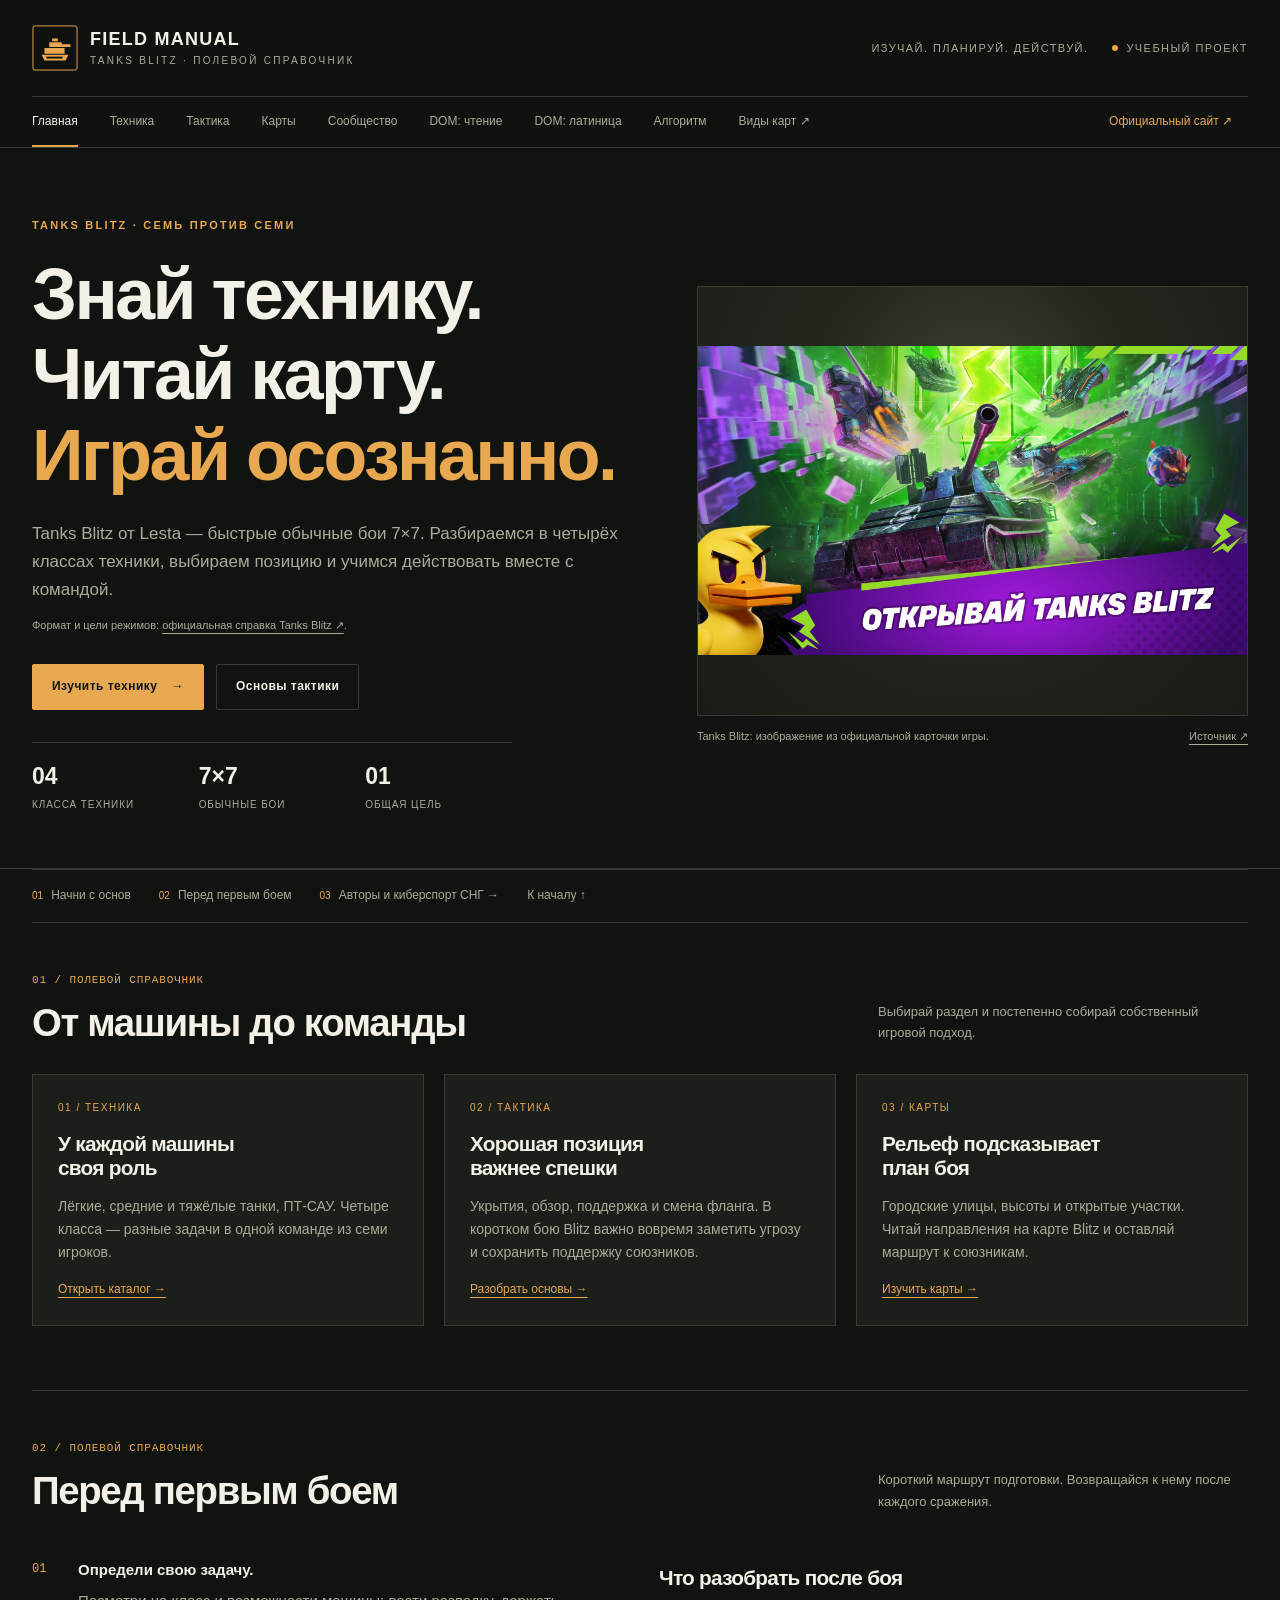
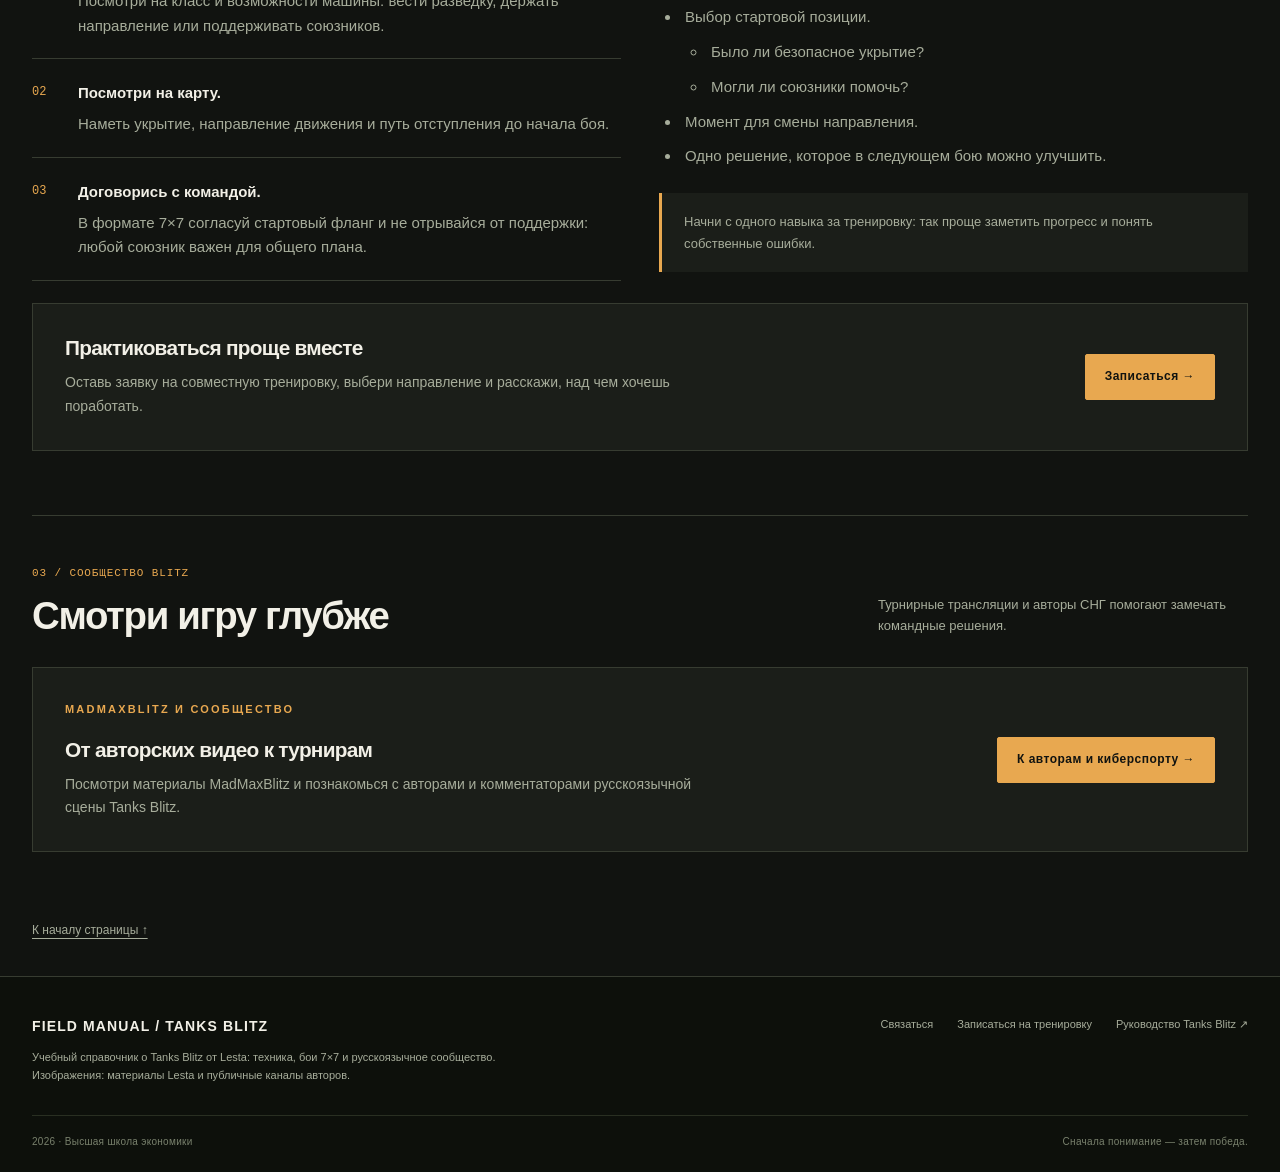
<file: index.html>
<!doctype html>
<html lang="ru">
<head>
    <meta charset="utf-8">
    <meta name="viewport" content="width=device-width, initial-scale=1">
    <meta name="description"
          content="Полевой справочник Tanks Blitz от Lesta: четыре класса техники, бои 7×7, карты и сообщество СНГ.">
    <title>Главная | Tanks Blitz — Field Manual</title>
    <link rel="icon" href="images/field-manual-mark.svg" type="image/svg+xml">
    <link rel="stylesheet" href="assets/css/styles.css">
    <script src="assets/js/config.js" defer>
    </script>
    <script src="assets/js/main.js" defer>
    </script>
</head>
<body>
<a class="skip-link" href="#content">К содержимому</a>
<header class="site-header" id="top">
    <div class="container">
        <div class="header-main">
            <a class="brand" href="index.html">
                <img src="images/field-manual-mark.svg" width="46" height="46" alt="Танк: перейти на главную">
                <span>
<strong>FIELD MANUAL</strong>
<small>Tanks Blitz · полевой справочник</small>
</span>
            </a>
            <div class="header-meta">
                <span>Изучай. Планируй. Действуй.</span>
                <span class="status-dot">Учебный проект</span>
            </div>
        </div>
        <nav class="main-nav" aria-label="Основная навигация">
            <a href="index.html" class="active" aria-current="page">Главная</a>
            <a href="vehicles.html">Техника</a>
            <a href="tactics.html">Тактика</a>
            <a href="maps.html">Карты</a>
            <a href="community.html">Сообщество</a>
            <a href="dom-read.html">DOM: чтение</a>
            <a href="dom-transliteration.html">DOM: латиница</a>
            <a href="algorithm.html">Алгоритм</a>
            <a href="maps.html#map-types">Виды карт ↗</a>
            <a class="nav-external" href="https://tanksblitz.ru/ru/" target="_blank" rel="noopener noreferrer">Официальный
                сайт ↗</a>
        </nav>
    </div>
</header>
<main id="content">
    <section class="hero">
        <div class="container hero-grid">
            <div class="hero-copy">
                <span class="eyebrow">Tanks Blitz · семь против семи</span>
                <h1>Знай технику.<br>Читай карту.<br>
                    <span>Играй осознанно.</span>
                </h1>
                <p class="intro">Tanks Blitz от Lesta — быстрые обычные бои 7×7. Разбираемся в четырёх классах техники,
                    выбираем позицию и учимся действовать вместе с командой.</p>
                <p class="caption-note">Формат и цели режимов: <a
                        href="https://lesta.ru/support/ru/products/tb/article/15401/" target="_blank"
                        rel="noopener noreferrer">официальная справка Tanks Blitz ↗</a>.</p>
                <div class="hero-actions">
                    <a class="button button-primary" href="vehicles.html">Изучить технику <span
                            aria-hidden="true">→</span>
                    </a>
                    <a class="button" href="tactics.html">Основы тактики</a>
                </div>
                <div class="metrics">
                    <div class="metric">
                        <strong>04</strong>
                        <span>Класса техники</span>
                    </div>
                    <div class="metric">
                        <strong>7×7</strong>
                        <span>Обычные бои</span>
                    </div>
                    <div class="metric">
                        <strong>01</strong>
                        <span>Общая цель</span>
                    </div>
                </div>
            </div>
            <figure>
                <div class="photo-slot hero-photo" data-placeholder="Фото танка">
                    <img src="images/hero-tank.jpg" alt="Tanks Blitz: изображение из официальной карточки игры.">
                </div>
                <figcaption class="photo-caption"><span>Tanks Blitz: изображение из официальной карточки игры.</span> <a
                        class="photo-credit"
                        href="https://play.google.com/store/apps/details?hl=ru&amp;id=com.tanksblitz" target="_blank"
                        rel="noopener noreferrer">Источник ↗</a></figcaption>
            </figure>
        </div>
    </section>
    <div class="container">
        <nav class="section-nav" aria-label="Разделы страницы">
            <a href="#section-1">
                <span>01</span>Начни с основ</a>
            <a href="#section-2">
                <span>02</span>Перед первым боем</a>
            <a href="community.html#esports"><span>03</span>Авторы и киберспорт СНГ →</a>
            <a href="#top">К началу ↑</a>
        </nav>
        <section class="section" id="section-1">
            <div class="section-heading">
                <div>
                    <div class="section-number">01 / ПОЛЕВОЙ СПРАВОЧНИК</div>
                    <h2>От машины до команды</h2>
                </div>
                <p>Выбирай раздел и постепенно собирай собственный игровой подход.</p>
            </div>
            <div class="card-grid">
                <article class="card">
                    <span class="card-label">01 / Техника</span>
                    <h3>У каждой машины<br>своя роль</h3>
                    <p>Лёгкие, средние и тяжёлые танки, ПТ-САУ. Четыре класса — разные задачи в одной команде из семи
                        игроков.</p>
                    <a href="vehicles.html">Открыть каталог →</a>
                </article>
                <article class="card">
                    <span class="card-label">02 / Тактика</span>
                    <h3>Хорошая позиция<br>важнее спешки</h3>
                    <p>Укрытия, обзор, поддержка и смена фланга. В коротком бою Blitz важно вовремя заметить угрозу и
                        сохранить поддержку союзников.</p>
                    <a href="tactics.html">Разобрать основы →</a>
                </article>
                <article class="card">
                    <span class="card-label">03 / Карты</span>
                    <h3>Рельеф подсказывает<br>план боя</h3>
                    <p>Городские улицы, высоты и открытые участки. Читай направления на карте Blitz и оставляй маршрут к
                        союзникам.</p>
                    <a href="maps.html#map-types">Изучить карты →</a>
                </article>
            </div>
        </section>
        <section class="section" id="section-2">
            <div class="section-heading">
                <div>
                    <div class="section-number">02 / ПОЛЕВОЙ СПРАВОЧНИК</div>
                    <h2>Перед первым боем</h2>
                </div>
                <p>Короткий маршрут подготовки. Возвращайся к нему после каждого сражения.</p>
            </div>
            <div class="split">
                <div class="reading">
                    <ol class="list-steps">
                        <li>
                            <strong>Определи свою задачу.</strong>Посмотри на класс и возможности машины: вести
                            разведку, держать направление или поддерживать союзников.
                        </li>
                        <li>
                            <strong>Посмотри на карту.</strong>Наметь укрытие, направление движения и путь отступления
                            до начала боя.
                        </li>
                        <li>
                            <strong>Договорись с командой.</strong>В формате 7×7 согласуй стартовый фланг и не отрывайся
                            от поддержки: любой союзник важен для общего плана.
                        </li>
                    </ol>
                </div>
                <div class="reading">
                    <h3>Что разобрать после боя</h3>
                    <ul>
                        <li>Выбор стартовой позиции.
                            <ul>
                                <li>Было ли безопасное укрытие?</li>
                                <li>Могли ли союзники помочь?</li>
                            </ul>
                        </li>
                        <li>Момент для смены направления.</li>
                        <li>Одно решение, которое в следующем бою можно улучшить.</li>
                    </ul>
                    <div class="notice">Начни с одного навыка за тренировку: так проще заметить прогресс и понять
                        собственные ошибки.
                    </div>
                </div>
            </div>
            <div class="callout">
                <div>
                    <h3>Практиковаться проще вместе</h3>
                    <p>Оставь заявку на совместную тренировку, выбери направление и расскажи, над чем хочешь
                        поработать.</p>
                </div>
                <a class="button button-primary" href="community.html#order">Записаться →</a>
            </div>
        </section>
        <section class="section" id="community-preview">
            <div class="section-heading">
                <div>
                    <div class="section-number">03 / СООБЩЕСТВО BLITZ</div>
                    <h2>Смотри игру глубже</h2></div>
                <p>Турнирные трансляции и авторы СНГ помогают замечать командные решения.</p></div>
            <div class="callout">
                <div><span class="eyebrow">MadMaxBlitz и сообщество</span>
                    <h3>От авторских видео к турнирам</h3>
                    <p>Посмотри материалы MadMaxBlitz и познакомься с авторами и комментаторами русскоязычной сцены
                        Tanks Blitz.</p></div>
                <a class="button button-primary" href="community.html#esports">К авторам и киберспорту →</a></div>
        </section>
        <a class="top-link" href="#top">К началу страницы ↑</a>
    </div>
</main>
<footer class="site-footer">
    <div class="container">
        <div class="footer-top">
            <div>
                <div class="footer-brand">FIELD MANUAL / TANKS BLITZ</div>
                <p>Учебный справочник о Tanks Blitz от Lesta: техника, бои 7×7 и русскоязычное сообщество. Изображения:
                    материалы Lesta и публичные каналы авторов.</p>
            </div>
            <div class="footer-links">
                <a href="community.html#contacts">Связаться</a>
                <a href="community.html#order">Записаться на тренировку</a>
                <a href="https://wiki.lesta.ru/ru/Tanks_Blitz" target="_blank" rel="noopener noreferrer">Руководство
                    Tanks Blitz ↗</a>
            </div>
        </div>
        <div class="footer-bottom">
            <span>2026 · Высшая школа экономики</span>
            <span>Сначала понимание — затем победа.</span>
        </div>
    </div>
</footer>
</body>
</html>
</file>
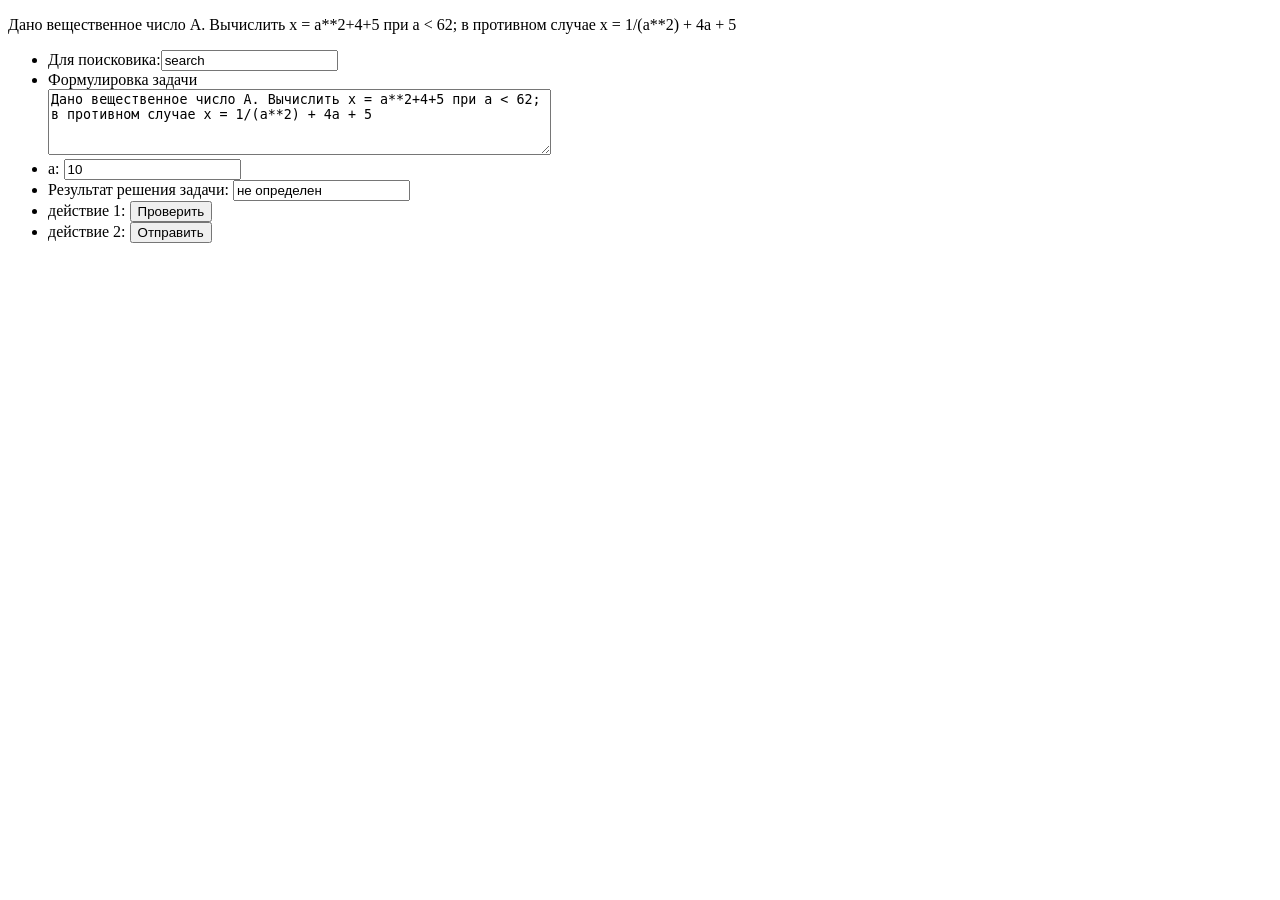
<file: algo.html>
<!DOCTYPE html>
<html lang="ru">

<head>
    <meta charset="UTF-8">
    <title>form_1015</title>
</head>

<body>
    <p name="formulation">Дано вещественное число A. Вычислить x = a**2+4+5 при a &lt; 62; в противном случае x = 1/(a**2) + 4a + 5</p>
    <form action="https://www.bing.com/search?" id="UserEnter" name="UserEnter" target="_blank">
        <ul>
            <li>Для поисковика:<input name="q" value="search"></li>
            <li>Формулировка задачи
                <br><textarea cols="60" rows="4" id="task" name="formulation">Дано вещественное число A. Вычислить x = a**2+4+5 при a &lt; 62; в противном случае x = 1/(a**2) + 4a + 5</textarea></li>
            <li>a: <input id="a" name="a" type="number" step="any" value="10"></li>
            <li>Результат решения задачи: <input id="result" name="result" value="не определен"></li>
            <li>действие 1: <input id="verify" type="button" value="Проверить"></li>
            <li>действие 2: <input id="send" type="button" value="Отправить"></li>
        </ul>
    </form>

    <script>
        var inputA = document.getElementById("a");
        var inputResult = document.getElementById("result");
        var buttonVerify = document.getElementById("verify");
        var buttonSend = document.getElementById("send");
        var form = document.getElementById("UserEnter");

        function calculate() {
            var a = parseFloat(inputA.value);

            if (isNaN(a)) {
                inputResult.value = "введите число a";
                return false;
            }

            if (a < 62) {
                inputResult.value = a * a + 4 + 5;
            } else {
                inputResult.value = 1 / (a * a) + 4 * a + 5;
            }
            return true;
        }

        function sendForm() {
            if (calculate()) {
                form.submit();
            }
        }

        buttonVerify.addEventListener("click", calculate);
        buttonSend.addEventListener("click", sendForm);
        inputA.addEventListener("input", function () {
            inputResult.value = "не определен";
        });
    </script>
</body>

</html>
</file>
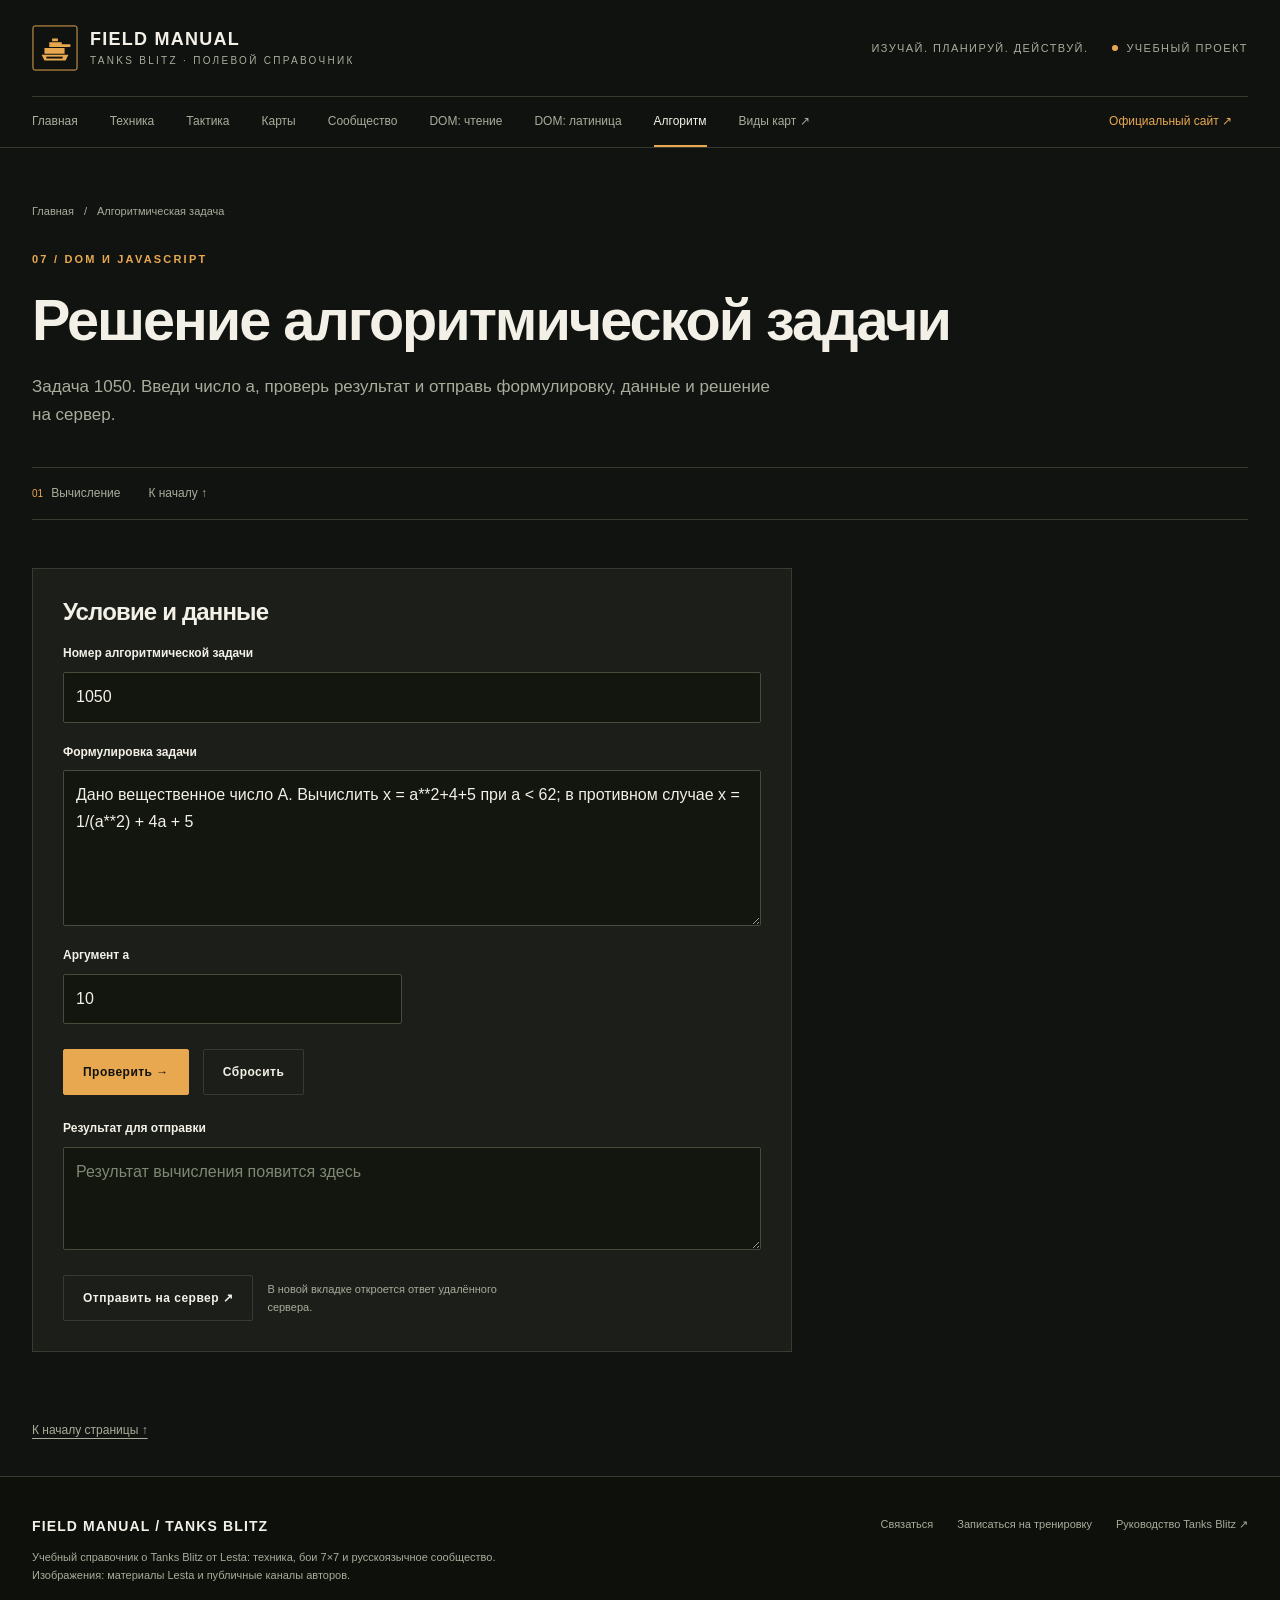
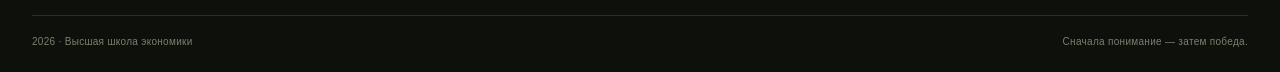
<file: algorithm.html>
<!doctype html>
<html lang="ru">
<head>
    <meta charset="utf-8">
    <meta name="viewport" content="width=device-width, initial-scale=1">
    <meta name="description"
          content="Полевой справочник Tanks Blitz от Lesta: четыре класса техники, бои 7×7, карты и сообщество СНГ.">
    <title>Решение алгоритмической задачи | Tanks Blitz — Field Manual</title>
    <link rel="icon" href="images/field-manual-mark.svg" type="image/svg+xml">
    <link rel="stylesheet" href="assets/css/styles.css">
    <script src="assets/js/config.js" defer>
    </script>
    <script src="assets/js/main.js" defer>
    </script>
    <script src="assets/js/algorithm.js" defer>
    </script>
</head>
<body>
<a class="skip-link" href="#content">К содержимому</a>
<header class="site-header" id="top">
    <div class="container">
        <div class="header-main">
            <a class="brand" href="index.html">
                <img src="images/field-manual-mark.svg" width="46" height="46" alt="Танк: перейти на главную">
                <span>
<strong>FIELD MANUAL</strong>
<small>Tanks Blitz · полевой справочник</small>
</span>
            </a>
            <div class="header-meta">
                <span>Изучай. Планируй. Действуй.</span>
                <span class="status-dot">Учебный проект</span>
            </div>
        </div>
        <nav class="main-nav" aria-label="Основная навигация">
            <a href="index.html">Главная</a>
            <a href="vehicles.html">Техника</a>
            <a href="tactics.html">Тактика</a>
            <a href="maps.html">Карты</a>
            <a href="community.html">Сообщество</a>
            <a href="dom-read.html">DOM: чтение</a>
            <a href="dom-transliteration.html">DOM: латиница</a>
            <a href="algorithm.html" class="active" aria-current="page">Алгоритм</a>
            <a href="maps.html#map-types">Виды карт ↗</a>
            <a class="nav-external" href="https://tanksblitz.ru/ru/" target="_blank" rel="noopener noreferrer">Официальный
                сайт ↗</a>
        </nav>
    </div>
</header>
<main id="content">
    <div class="container page-heading">
        <div class="breadcrumb">
            <a href="index.html">Главная</a>
            <span>/</span>
            <span>Алгоритмическая задача</span>
        </div>
        <span class="eyebrow">07 / DOM и JavaScript</span>
        <h1>Решение алгоритмической задачи</h1>
        <p class="intro">Задача 1050. Введи число a, проверь результат и отправь формулировку, данные и решение на
            сервер.</p>
    </div>
    <div class="container">
        <nav class="section-nav" aria-label="Разделы страницы">
            <a href="#section-1">
                <span>01</span>Вычисление</a>
            <a href="#top">К началу ↑</a>
        </nav>
        <section class="section" id="section-1">
            <div>
                <form id="algorithm-form" class="form-panel" style="max-width:760px" action="https://httpbin.org/post"
                      method="post" target="_blank" data-remote-form>
                    <h2 style="font-size:24px;margin-bottom:18px">Условие и данные</h2>
                    <div class="form-grid">
                        <div class="field field-wide">
                            <label for="algorithm-task">Номер алгоритмической задачи</label>
                            <input id="algorithm-task" name="algorithm_task_number" type="text" value="1050" readonly>
                        </div>
                        <div class="field field-wide">
                            <label for="algorithm-statement">Формулировка задачи</label>
                            <textarea id="algorithm-statement" name="formulation" rows="5" readonly
                                      placeholder="Формулировка выбранной задачи">Дано вещественное число A. Вычислить x = a**2+4+5 при a &lt; 62; в противном случае x = 1/(a**2) + 4a + 5</textarea>
                        </div>
                    </div>
                    <div class="form-grid" id="algorithm-inputs" style="margin-top:20px">
                        <div class="field">
                            <label for="algorithm-a">Аргумент a</label>
                            <input id="algorithm-a" name="a" type="number" step="any" value="10" required>
                        </div>
                    </div>
                    <input type="hidden" name="submission_source" value="field-manual-algorithm">
                    <div class="form-actions">
                        <button type="button" id="calculate-algorithm" class="button button-primary">Проверить →
                        </button>
                        <button type="reset" class="button">Сбросить</button>
                    </div>
                    <div class="field" style="margin-top:24px">
                        <label for="algorithm-result-field">Результат для отправки</label>
                        <textarea id="algorithm-result-field" name="result" readonly rows="3"
                                  placeholder="Результат вычисления появится здесь">
</textarea>
                    </div>
                    <div class="form-actions">
                        <button type="submit" id="submit-algorithm" class="button">Отправить на сервер ↗</button>
                        <small>В новой вкладке откроется ответ удалённого сервера.</small>
                    </div>
                </form>
            </div>
            <noscript>
                <div class="no-js-note">Для вычисления нужен JavaScript.</div>
            </noscript>
        </section>
        <a class="top-link" href="#top">К началу страницы ↑</a>
    </div>
</main>
<footer class="site-footer">
    <div class="container">
        <div class="footer-top">
            <div>
                <div class="footer-brand">FIELD MANUAL / TANKS BLITZ</div>
                <p>Учебный справочник о Tanks Blitz от Lesta: техника, бои 7×7 и русскоязычное сообщество. Изображения:
                    материалы Lesta и публичные каналы авторов.</p>
            </div>
            <div class="footer-links">
                <a href="community.html#contacts">Связаться</a>
                <a href="community.html#order">Записаться на тренировку</a>
                <a href="https://wiki.lesta.ru/ru/Tanks_Blitz" target="_blank" rel="noopener noreferrer">Руководство
                    Tanks Blitz ↗</a>
            </div>
        </div>
        <div class="footer-bottom">
            <span>2026 · Высшая школа экономики</span>
            <span>Сначала понимание — затем победа.</span>
        </div>
    </div>
</footer>
</body>
</html>
</file>
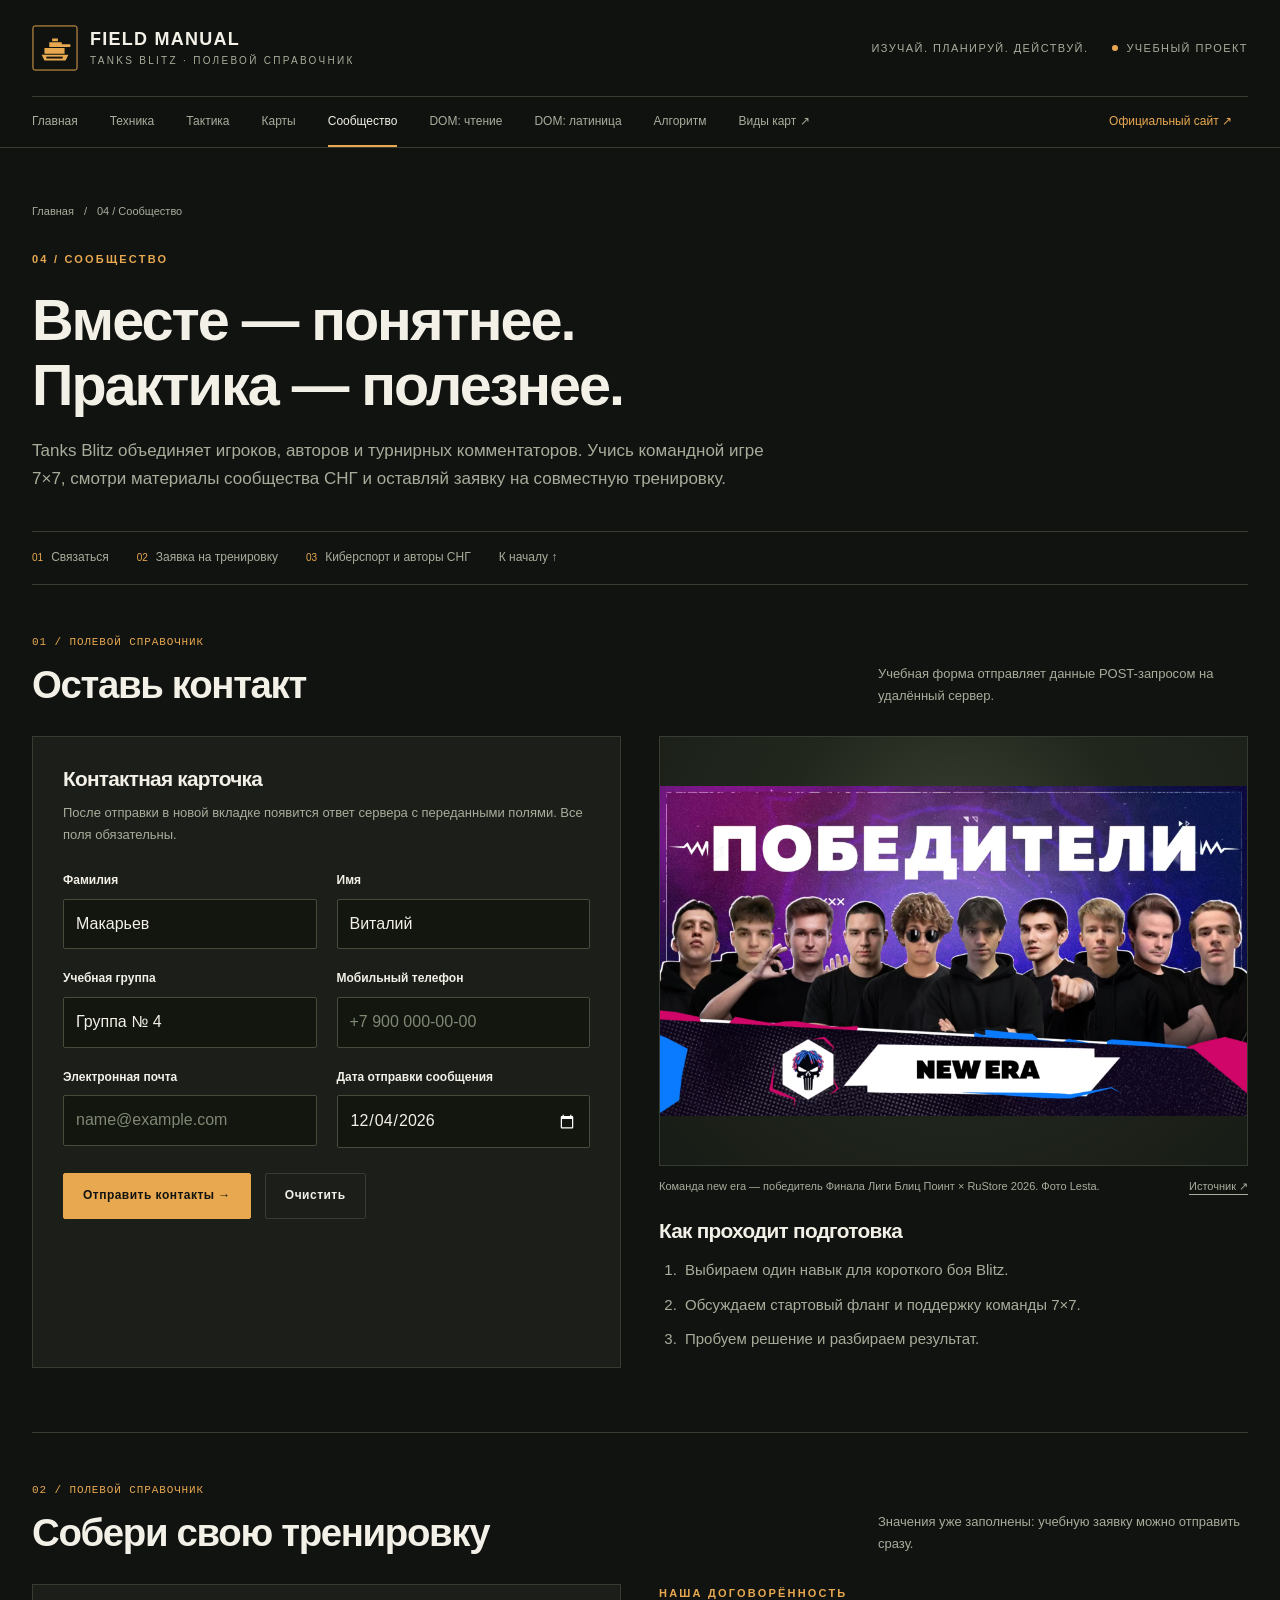
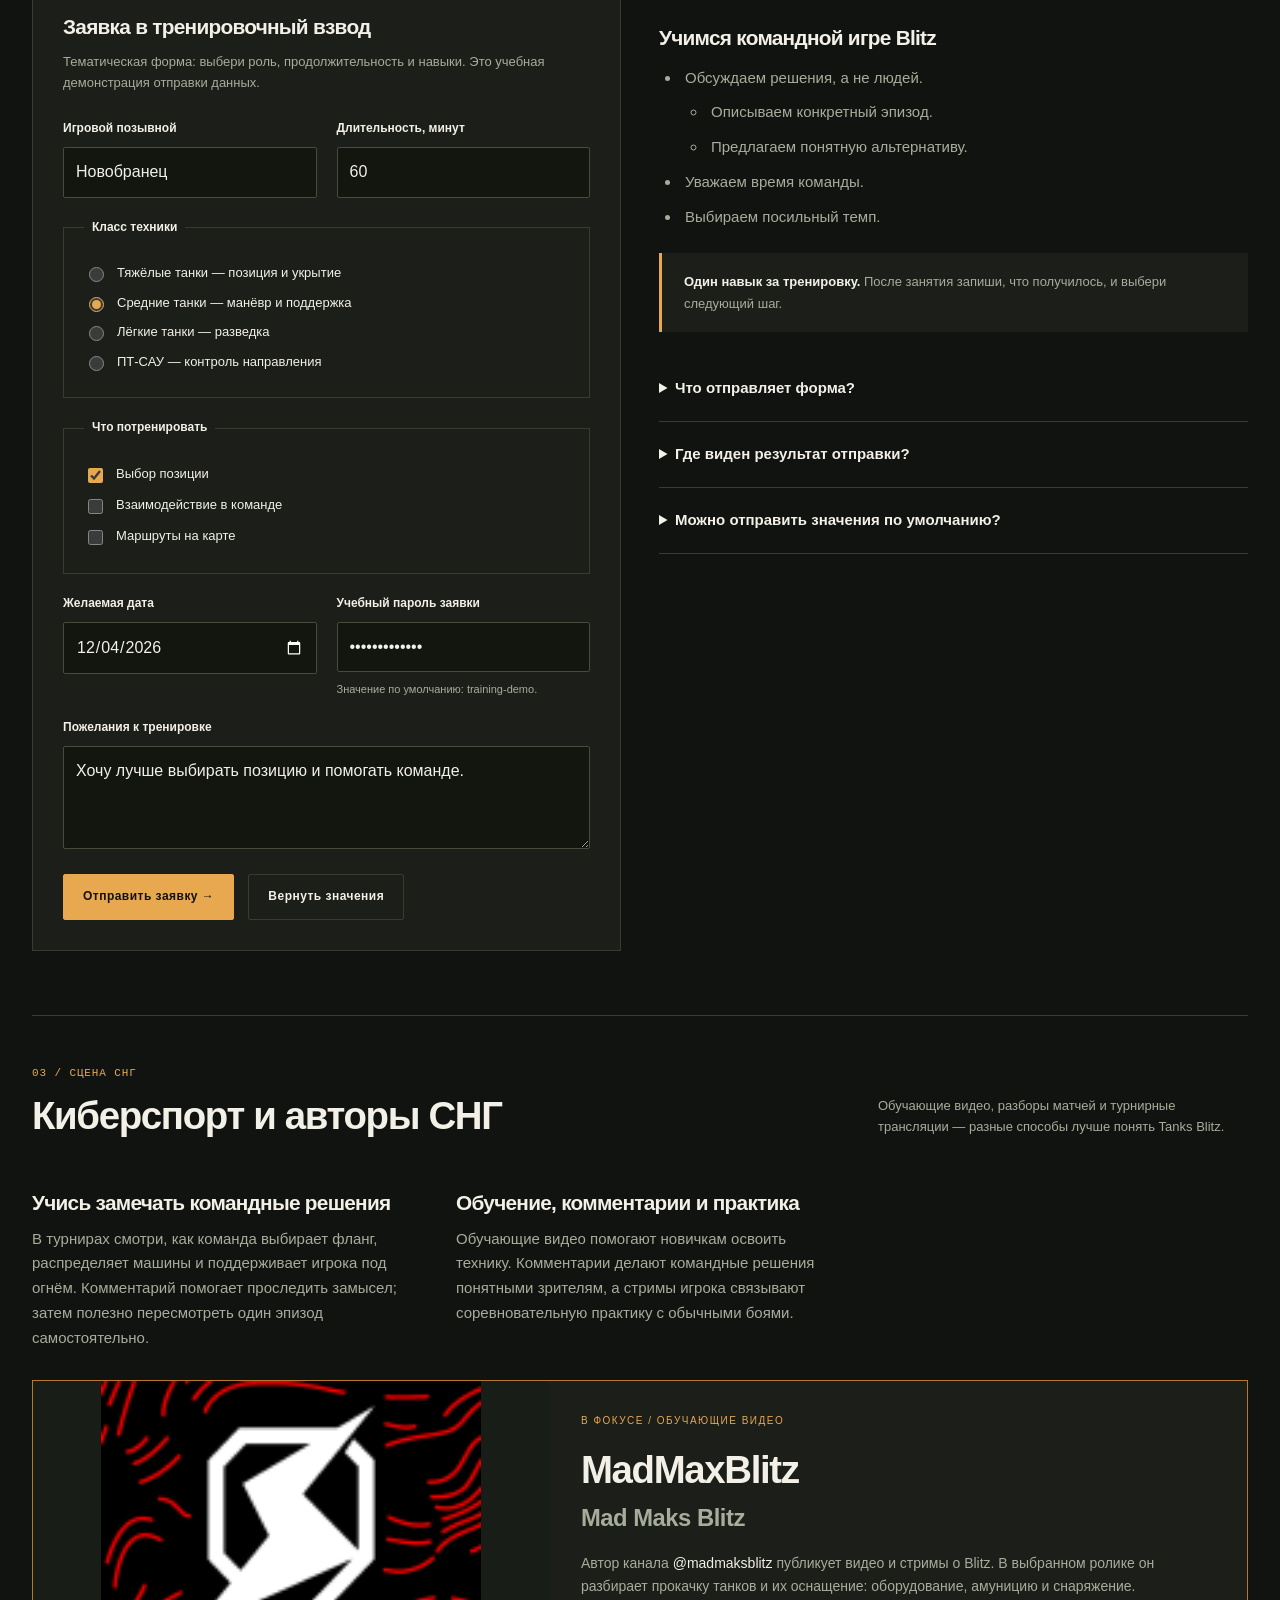
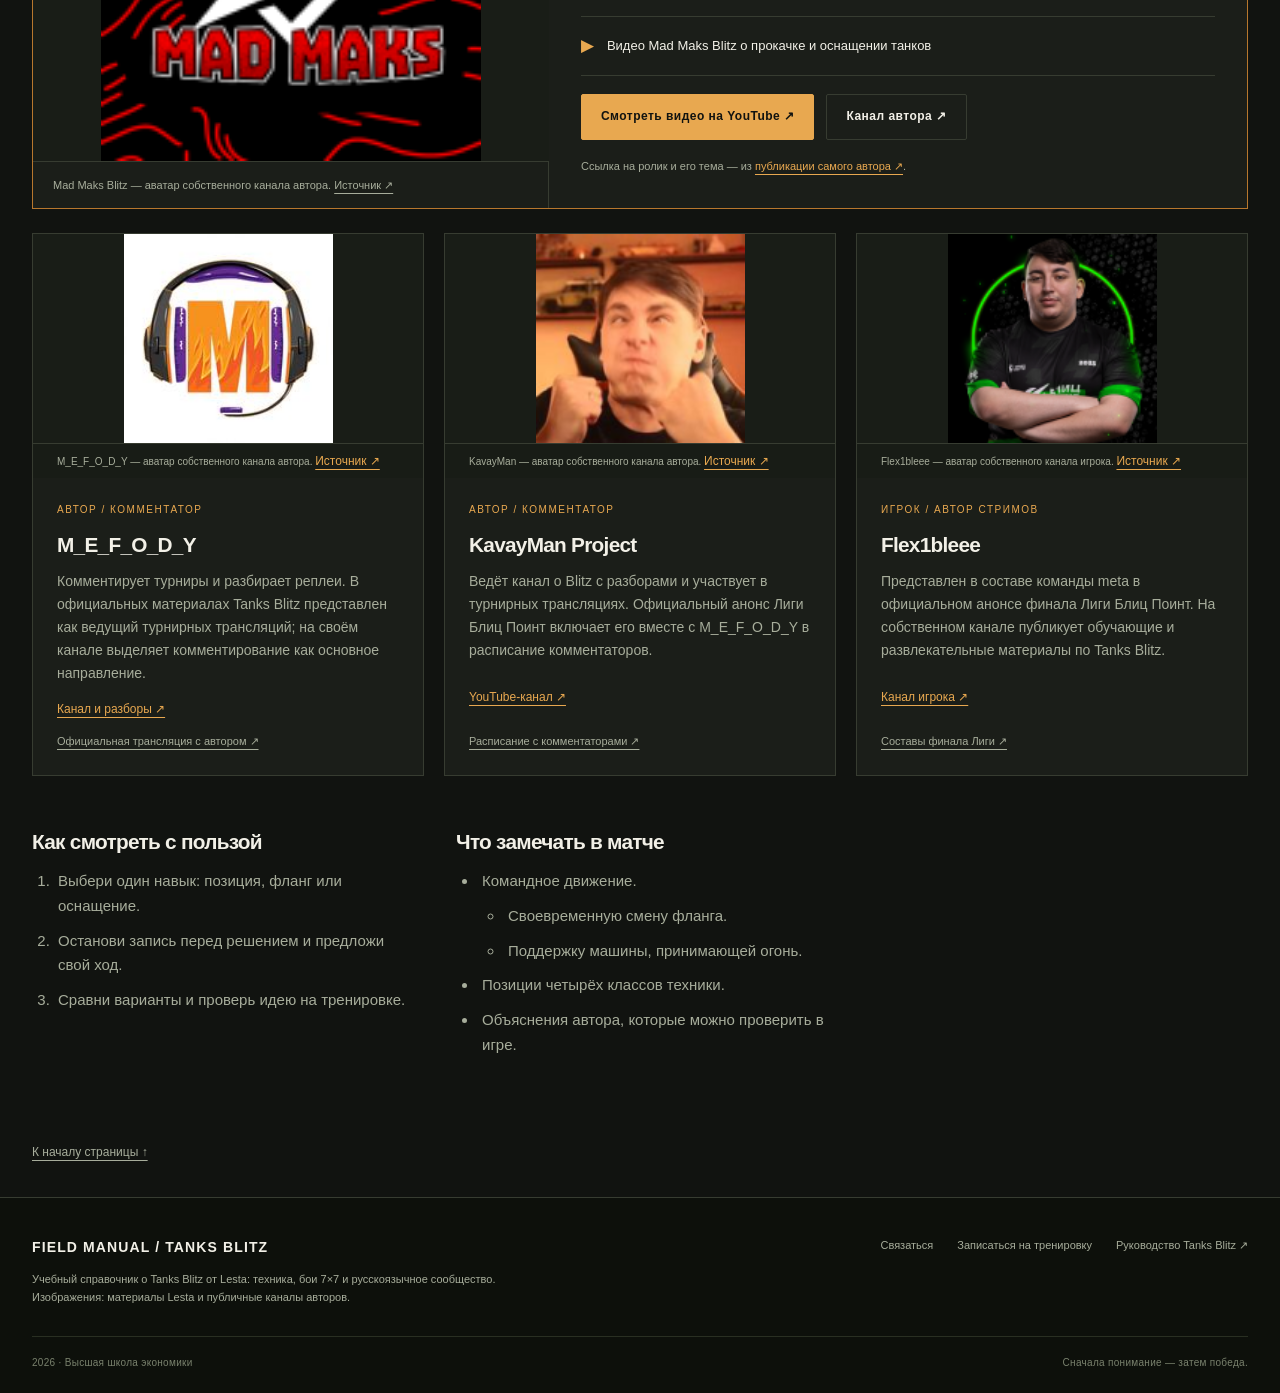
<file: community.html>
<!doctype html>
<html lang="ru">
<head>
    <meta charset="utf-8">
    <meta name="viewport" content="width=device-width, initial-scale=1">
    <meta name="description"
          content="Полевой справочник Tanks Blitz от Lesta: четыре класса техники, бои 7×7, карты и сообщество СНГ.">
    <title>Сообщество и формы | Tanks Blitz — Field Manual</title>
    <link rel="icon" href="images/field-manual-mark.svg" type="image/svg+xml">
    <link rel="stylesheet" href="assets/css/styles.css">
    <script src="assets/js/config.js" defer>
    </script>
    <script src="assets/js/main.js" defer>
    </script>
</head>
<body>
<a class="skip-link" href="#content">К содержимому</a>
<header class="site-header" id="top">
    <div class="container">
        <div class="header-main">
            <a class="brand" href="index.html">
                <img src="images/field-manual-mark.svg" width="46" height="46" alt="Танк: перейти на главную">
                <span>
<strong>FIELD MANUAL</strong>
<small>Tanks Blitz · полевой справочник</small>
</span>
            </a>
            <div class="header-meta">
                <span>Изучай. Планируй. Действуй.</span>
                <span class="status-dot">Учебный проект</span>
            </div>
        </div>
        <nav class="main-nav" aria-label="Основная навигация">
            <a href="index.html">Главная</a>
            <a href="vehicles.html">Техника</a>
            <a href="tactics.html">Тактика</a>
            <a href="maps.html">Карты</a>
            <a href="community.html" class="active" aria-current="page">Сообщество</a>
            <a href="dom-read.html">DOM: чтение</a>
            <a href="dom-transliteration.html">DOM: латиница</a>
            <a href="algorithm.html">Алгоритм</a>
            <a href="maps.html#map-types">Виды карт ↗</a>
            <a class="nav-external" href="https://tanksblitz.ru/ru/" target="_blank" rel="noopener noreferrer">Официальный
                сайт ↗</a>
        </nav>
    </div>
</header>
<main id="content">
    <div class="container page-heading">
        <div class="breadcrumb">
            <a href="index.html">Главная</a>
            <span>/</span>
            <span>04 / Сообщество</span>
        </div>
        <span class="eyebrow">04 / Сообщество</span>
        <h1>Вместе — понятнее.<br>Практика — полезнее.</h1>
        <p class="intro">Tanks Blitz объединяет игроков, авторов и турнирных комментаторов. Учись командной игре 7×7,
            смотри материалы сообщества СНГ и оставляй заявку на совместную тренировку.</p>
    </div>
    <div class="container">
        <nav class="section-nav" aria-label="Разделы страницы">
            <a href="#contacts">
                <span>01</span>Связаться</a>
            <a href="#order">
                <span>02</span>Заявка на тренировку</a>
            <a href="#esports"><span>03</span>Киберспорт и авторы СНГ</a>
            <a href="#top">К началу ↑</a>
        </nav>
        <section class="section" id="contacts">
            <div class="section-heading">
                <div>
                    <div class="section-number">01 / ПОЛЕВОЙ СПРАВОЧНИК</div>
                    <h2>Оставь контакт</h2>
                </div>
                <p>Учебная форма отправляет данные POST-запросом на удалённый сервер.</p>
            </div>
            <div class="split">
                <form class="form-panel" action="https://httpbin.org/post" method="post" target="_blank"
                      data-remote-form>
                    <h3>Контактная карточка</h3>
                    <p class="form-description">После отправки в новой вкладке появится ответ сервера с переданными
                        полями. Все поля обязательны.</p>
                    <div class="form-grid">
                        <div class="field">
                            <label for="contact-surname">Фамилия</label>
                            <input id="contact-surname" name="surname" type="text" autocomplete="family-name"
                                   placeholder="Ваша фамилия" required minlength="2" maxlength="60" value="Макарьев"
                                   data-student-field="surname">
                        </div>
                        <div class="field">
                            <label for="contact-name">Имя</label>
                            <input id="contact-name" name="given_name" type="text" autocomplete="given-name"
                                   placeholder="Ваше имя" required minlength="2" maxlength="60" value="Виталий"
                                   data-student-field="firstName">
                        </div>
                        <div class="field">
                            <label for="contact-group">Учебная группа</label>
                            <input id="contact-group" name="study_group" type="text"
                                   placeholder="Номер или название группы" required maxlength="40" value="Группа № 4"
                                   data-student-field="group">
                        </div>
                        <div class="field">
                            <label for="contact-mobile">Мобильный телефон</label>
                            <input id="contact-mobile" name="mobile_phone" type="tel" autocomplete="tel"
                                   placeholder="+7 900 000-00-00" pattern="[+0-9\(\) .\-]{10,25}" required
                                   maxlength="25">
                        </div>
                        <div class="field">
                            <label for="contact-email">Электронная почта</label>
                            <input id="contact-email" name="email" type="email" autocomplete="email"
                                   placeholder="name@example.com" required maxlength="100">
                        </div>
                        <div class="field">
                            <label for="contact-date">Дата отправки сообщения</label>
                            <input id="contact-date" name="message_date" type="date" required data-today>
                        </div>
                    </div>
                    <div class="form-actions">
                        <button class="button button-primary" type="submit">Отправить контакты →</button>
                        <button class="button" type="reset">Очистить</button>
                    </div>
                </form>
                <div class="reading">
                    <figure>
                        <div class="photo-slot hero-photo" data-placeholder="Фото команды">
                            <img src="images/community-team.png"
                                 alt="Команда new era — победитель Финала Лиги Блиц Поинт × RuStore 2026. Фото Lesta.">
                        </div>
                        <figcaption class="photo-caption"><span>Команда new era — победитель Финала Лиги Блиц Поинт × RuStore 2026. Фото Lesta.</span>
                            <a class="photo-credit"
                               href="https://tanksblitz.ru/ru/news/tournaments/blitz-point-p4-winners/" target="_blank"
                               rel="noopener noreferrer">Источник ↗</a></figcaption>
                    </figure>
                    <h3>Как проходит подготовка</h3>
                    <ol>
                        <li>Выбираем один навык для короткого боя Blitz.</li>
                        <li>Обсуждаем стартовый фланг и поддержку команды 7×7.</li>
                        <li>Пробуем решение и разбираем результат.</li>
                    </ol>
                </div>
            </div>
        </section>
        <section class="section" id="order">
            <div class="section-heading">
                <div>
                    <div class="section-number">02 / ПОЛЕВОЙ СПРАВОЧНИК</div>
                    <h2>Собери свою тренировку</h2>
                </div>
                <p>Значения уже заполнены: учебную заявку можно отправить сразу.</p>
            </div>
            <div class="split">
                <form class="form-panel" action="https://httpbin.org/post" method="post" target="_blank"
                      data-remote-form>
                    <h3>Заявка в тренировочный взвод</h3>
                    <p class="form-description">Тематическая форма: выбери роль, продолжительность и навыки. Это учебная
                        демонстрация отправки данных.</p>
                    <input type="hidden" name="order_source" value="field-manual-training">
                    <div class="form-grid">
                        <div class="field">
                            <label for="player-name">Игровой позывной</label>
                            <input id="player-name" name="player_name" type="text" value="Новобранец" required
                                   minlength="2" maxlength="40">
                        </div>
                        <div class="field">
                            <label for="session-length">Длительность, минут</label>
                            <input id="session-length" name="training_minutes" type="number" value="60" min="30"
                                   max="180" step="15" required>
                        </div>
                        <fieldset class="field-wide">
                            <legend>Класс техники</legend>
                            <label class="choice">
                                <input type="radio" name="training_class" value="heavy" required>
                                <strong>Тяжёлые танки — позиция и укрытие</strong>
                            </label>
                            <label class="choice">
                                <input type="radio" name="training_class" value="medium" checked>
                                <strong>Средние танки — манёвр и поддержка</strong>
                            </label>
                            <label class="choice">
                                <input type="radio" name="training_class" value="light">
                                <strong>Лёгкие танки — разведка</strong>
                            </label>
                            <label class="choice">
                                <input type="radio" name="training_class" value="tank-destroyer">
                                <strong>ПТ-САУ — контроль направления</strong>
                            </label>
                        </fieldset>
                        <fieldset class="field-wide">
                            <legend>Что потренировать</legend>
                            <label class="choice">
                                <input type="checkbox" name="training_options" value="positions" checked>
                                <strong>Выбор позиции</strong>
                            </label>
                            <label class="choice">
                                <input type="checkbox" name="training_options" value="teamwork">
                                <strong>Взаимодействие в команде</strong>
                            </label>
                            <label class="choice">
                                <input type="checkbox" name="training_options" value="map-routes">
                                <strong>Маршруты на карте</strong>
                            </label>
                        </fieldset>
                        <div class="field">
                            <label for="training-date">Желаемая дата</label>
                            <input id="training-date" name="preferred_date" type="date" required data-today>
                        </div>
                        <div class="field">
                            <label for="order-password">Учебный пароль заявки</label>
                            <input id="order-password" name="order_password" type="password" value="training-demo"
                                   required minlength="6" maxlength="60" autocomplete="off">
                            <small>Значение по умолчанию: training-demo.</small>
                        </div>
                        <div class="field field-wide">
                            <label for="training-comment">Пожелания к тренировке</label>
                            <textarea id="training-comment" name="training_comment" rows="3" maxlength="500">Хочу лучше выбирать позицию и помогать команде.</textarea>
                        </div>
                    </div>
                    <div class="form-actions">
                        <button class="button button-primary" type="submit">Отправить заявку →</button>
                        <button class="button" type="reset">Вернуть значения</button>
                    </div>
                </form>
                <div class="reading">
                    <span class="eyebrow">Наша договорённость</span>
                    <h3>Учимся командной игре Blitz</h3>
                    <ul>
                        <li>Обсуждаем решения, а не людей.
                            <ul>
                                <li>Описываем конкретный эпизод.</li>
                                <li>Предлагаем понятную альтернативу.</li>
                            </ul>
                        </li>
                        <li>Уважаем время команды.</li>
                        <li>Выбираем посильный темп.</li>
                    </ul>
                    <div class="notice">
                        <strong>Один навык за тренировку.</strong> После занятия запиши, что получилось, и выбери
                        следующий шаг.
                    </div>
                    <div class="faq-list">
                        <details>
                            <summary>Что отправляет форма?</summary>
                            <p>Позывной, длительность, класс техники, выбранные навыки, дату, учебный пароль,
                                комментарий и скрытый источник заявки.</p>
                        </details>
                        <details>
                            <summary>Где виден результат отправки?</summary>
                            <p>Удалённый сервер httpbin.org покажет отправленные поля в новой вкладке. Формы используют
                                стандартный метод POST.</p>
                        </details>
                        <details>
                            <summary>Можно отправить значения по умолчанию?</summary>
                            <p>Да. Нажми «Отправить заявку»: все обязательные поля тематической формы уже имеют
                                значения.</p>
                        </details>
                    </div>
                </div>
            </div>
        </section>
        <section class="section" id="esports">
            <div class="section-heading">
                <div>
                    <div class="section-number">03 / СЦЕНА СНГ</div>
                    <h2>Киберспорт и авторы СНГ</h2></div>
                <p>Обучающие видео, разборы матчей и турнирные трансляции — разные способы лучше понять Tanks Blitz.</p>
            </div>
            <div class="split reading" style="margin-bottom:30px">
                <div><h3>Учись замечать командные решения</h3>
                    <p>В турнирах смотри, как команда выбирает фланг, распределяет машины и поддерживает игрока под
                        огнём. Комментарий помогает проследить замысел; затем полезно пересмотреть один эпизод
                        самостоятельно.</p></div>
                <div><h3>Обучение, комментарии и практика</h3>
                    <p>Обучающие видео помогают новичкам освоить технику. Комментарии делают командные решения понятными
                        зрителям, а стримы игрока связывают соревновательную практику с обычными боями.</p></div>
            </div>
            <article class="creator-feature" id="madmaxblitz">
                <figure>
                    <div class="photo-slot creator-portrait" data-placeholder="Аватар Mad Maks Blitz">
                        <img src="images/madmaxblitz-portrait.png"
                             alt="Mad Maks Blitz — аватар собственного канала автора.">
                    </div>
                    <figcaption class="creator-caption"><span>Mad Maks Blitz — аватар собственного канала автора.</span>
                        <a class="photo-credit" href="https://live.vkvideo.ru/madmaksblitz" target="_blank"
                           rel="noopener noreferrer">Источник ↗</a></figcaption>
                </figure>
                <div class="creator-content">
                    <span class="card-label">В фокусе / Обучающие видео</span>
                    <h3>MadMaxBlitz<br><span class="creator-subtitle">Mad Maks Blitz</span></h3>
                    <p>Автор канала <strong>@madmaksblitz</strong> публикует видео и стримы о Blitz. В выбранном ролике
                        он разбирает прокачку танков и их оснащение: оборудование, амуницию и снаряжение.</p>
                    <div class="creator-video-note"><span class="video-icon" aria-hidden="true">▶</span><span>Видео Mad Maks Blitz о прокачке и оснащении танков</span>
                    </div>
                    <div class="creator-links">
                        <a class="button button-primary" href="https://www.youtube.com/watch?v=aK5siqGZ9qY"
                           target="_blank" rel="noopener noreferrer">Смотреть видео на YouTube ↗</a>
                        <a class="button" href="https://www.youtube.com/@madmaksblitz" target="_blank"
                           rel="noopener noreferrer">Канал автора ↗</a>
                    </div>
                    <p class="creator-source">Ссылка на ролик и его тема — из <a
                            href="https://t.me/s/mad_maks_blitz?before=3107" target="_blank" rel="noopener noreferrer">публикации
                        самого автора ↗</a>.</p>
                </div>
            </article>
            <div class="card-grid creator-grid">
                <article class="card feature-card">
                    <figure>
                        <div class="photo-slot" data-placeholder="Аватар M_E_F_O_D_Y"><img
                                src="images/mefody-portrait.jpg" alt="M_E_F_O_D_Y — аватар собственного канала автора.">
                        </div>
                        <figcaption><span>M_E_F_O_D_Y — аватар собственного канала автора.</span> <a
                                class="photo-credit" href="https://live.vkvideo.ru/m_e_f_o_d_y" target="_blank"
                                rel="noopener noreferrer">Источник ↗</a></figcaption>
                    </figure>
                    <div class="card-content"><span class="card-label">Автор / Комментатор</span>
                        <h3>M_E_F_O_D_Y</h3>
                        <p>Комментирует турниры и разбирает реплеи. В официальных материалах Tanks Blitz представлен как
                            ведущий турнирных трансляций; на своём канале выделяет комментирование как основное
                            направление.</p><a href="https://live.vkvideo.ru/m_e_f_o_d_y/about" target="_blank"
                                               rel="noopener noreferrer">Канал и разборы ↗</a><a class="creator-source"
                                                                                                 href="https://tanksblitz.ru/ru/news/tournaments/ez-katka-final-streams-2023/"
                                                                                                 target="_blank"
                                                                                                 rel="noopener noreferrer">Официальная
                            трансляция с автором ↗</a></div>
                </article>
                <article class="card feature-card">
                    <figure>
                        <div class="photo-slot" data-placeholder="Аватар KavayMan"><img
                                src="images/kavayman-portrait.png" alt="KavayMan — аватар собственного канала автора.">
                        </div>
                        <figcaption><span>KavayMan — аватар собственного канала автора.</span> <a class="photo-credit"
                                                                                                  href="https://live.vkvideo.ru/kavayman"
                                                                                                  target="_blank"
                                                                                                  rel="noopener noreferrer">Источник
                            ↗</a></figcaption>
                    </figure>
                    <div class="card-content"><span class="card-label">Автор / Комментатор</span>
                        <h3>KavayMan Project</h3>
                        <p>Ведёт канал о Blitz с разборами и участвует в турнирных трансляциях. Официальный анонс Лиги
                            Блиц Поинт включает его вместе с M_E_F_O_D_Y в расписание комментаторов.</p><a
                                href="https://www.youtube.com/@KavayMan" target="_blank" rel="noopener noreferrer">YouTube-канал
                            ↗</a><a class="creator-source"
                                    href="https://tanksblitz.ru/ru/news/tournaments/blitz-point-4-season-3-group-stage-streams/"
                                    target="_blank" rel="noopener noreferrer">Расписание с комментаторами ↗</a></div>
                </article>
                <article class="card feature-card">
                    <figure>
                        <div class="photo-slot" data-placeholder="Аватар Flex1bleee"><img
                                src="images/flex1bleee-portrait.png"
                                alt="Flex1bleee — аватар собственного канала игрока."></div>
                        <figcaption><span>Flex1bleee — аватар собственного канала игрока.</span> <a class="photo-credit"
                                                                                                    href="https://live.vkvideo.ru/flex1bleee"
                                                                                                    target="_blank"
                                                                                                    rel="noopener noreferrer">Источник
                            ↗</a></figcaption>
                    </figure>
                    <div class="card-content"><span class="card-label">Игрок / Автор стримов</span>
                        <h3>Flex1bleee</h3>
                        <p>Представлен в составе команды meta в официальном анонсе финала Лиги Блиц Поинт. На
                            собственном канале публикует обучающие и развлекательные материалы по Tanks Blitz.</p><a
                                href="https://live.vkvideo.ru/flex1bleee/about" target="_blank"
                                rel="noopener noreferrer">Канал игрока ↗</a><a class="creator-source"
                                                                               href="https://tanksblitz.ru/ru/news/tournaments/blitz-point-4-finals-streams/"
                                                                               target="_blank"
                                                                               rel="noopener noreferrer">Составы финала
                            Лиги ↗</a></div>
                </article>
            </div>
            <div class="split reading" style="margin-top:30px">
                <div><h3>Как смотреть с пользой</h3>
                    <ol>
                        <li>Выбери один навык: позиция, фланг или оснащение.</li>
                        <li>Останови запись перед решением и предложи свой ход.</li>
                        <li>Сравни варианты и проверь идею на тренировке.</li>
                    </ol>
                </div>
                <div><h3>Что замечать в матче</h3>
                    <ul>
                        <li>Командное движение.
                            <ul>
                                <li>Своевременную смену фланга.</li>
                                <li>Поддержку машины, принимающей огонь.</li>
                            </ul>
                        </li>
                        <li>Позиции четырёх классов техники.</li>
                        <li>Объяснения автора, которые можно проверить в игре.</li>
                    </ul>
                </div>
            </div>
        </section>
        <a class="top-link" href="#top">К началу страницы ↑</a>
    </div>
</main>
<footer class="site-footer">
    <div class="container">
        <div class="footer-top">
            <div>
                <div class="footer-brand">FIELD MANUAL / TANKS BLITZ</div>
                <p>Учебный справочник о Tanks Blitz от Lesta: техника, бои 7×7 и русскоязычное сообщество. Изображения:
                    материалы Lesta и публичные каналы авторов.</p>
            </div>
            <div class="footer-links">
                <a href="community.html#contacts">Связаться</a>
                <a href="community.html#order">Записаться на тренировку</a>
                <a href="https://wiki.lesta.ru/ru/Tanks_Blitz" target="_blank" rel="noopener noreferrer">Руководство
                    Tanks Blitz ↗</a>
            </div>
        </div>
        <div class="footer-bottom">
            <span>2026 · Высшая школа экономики</span>
            <span>Сначала понимание — затем победа.</span>
        </div>
    </div>
</footer>
</body>
</html>
</file>
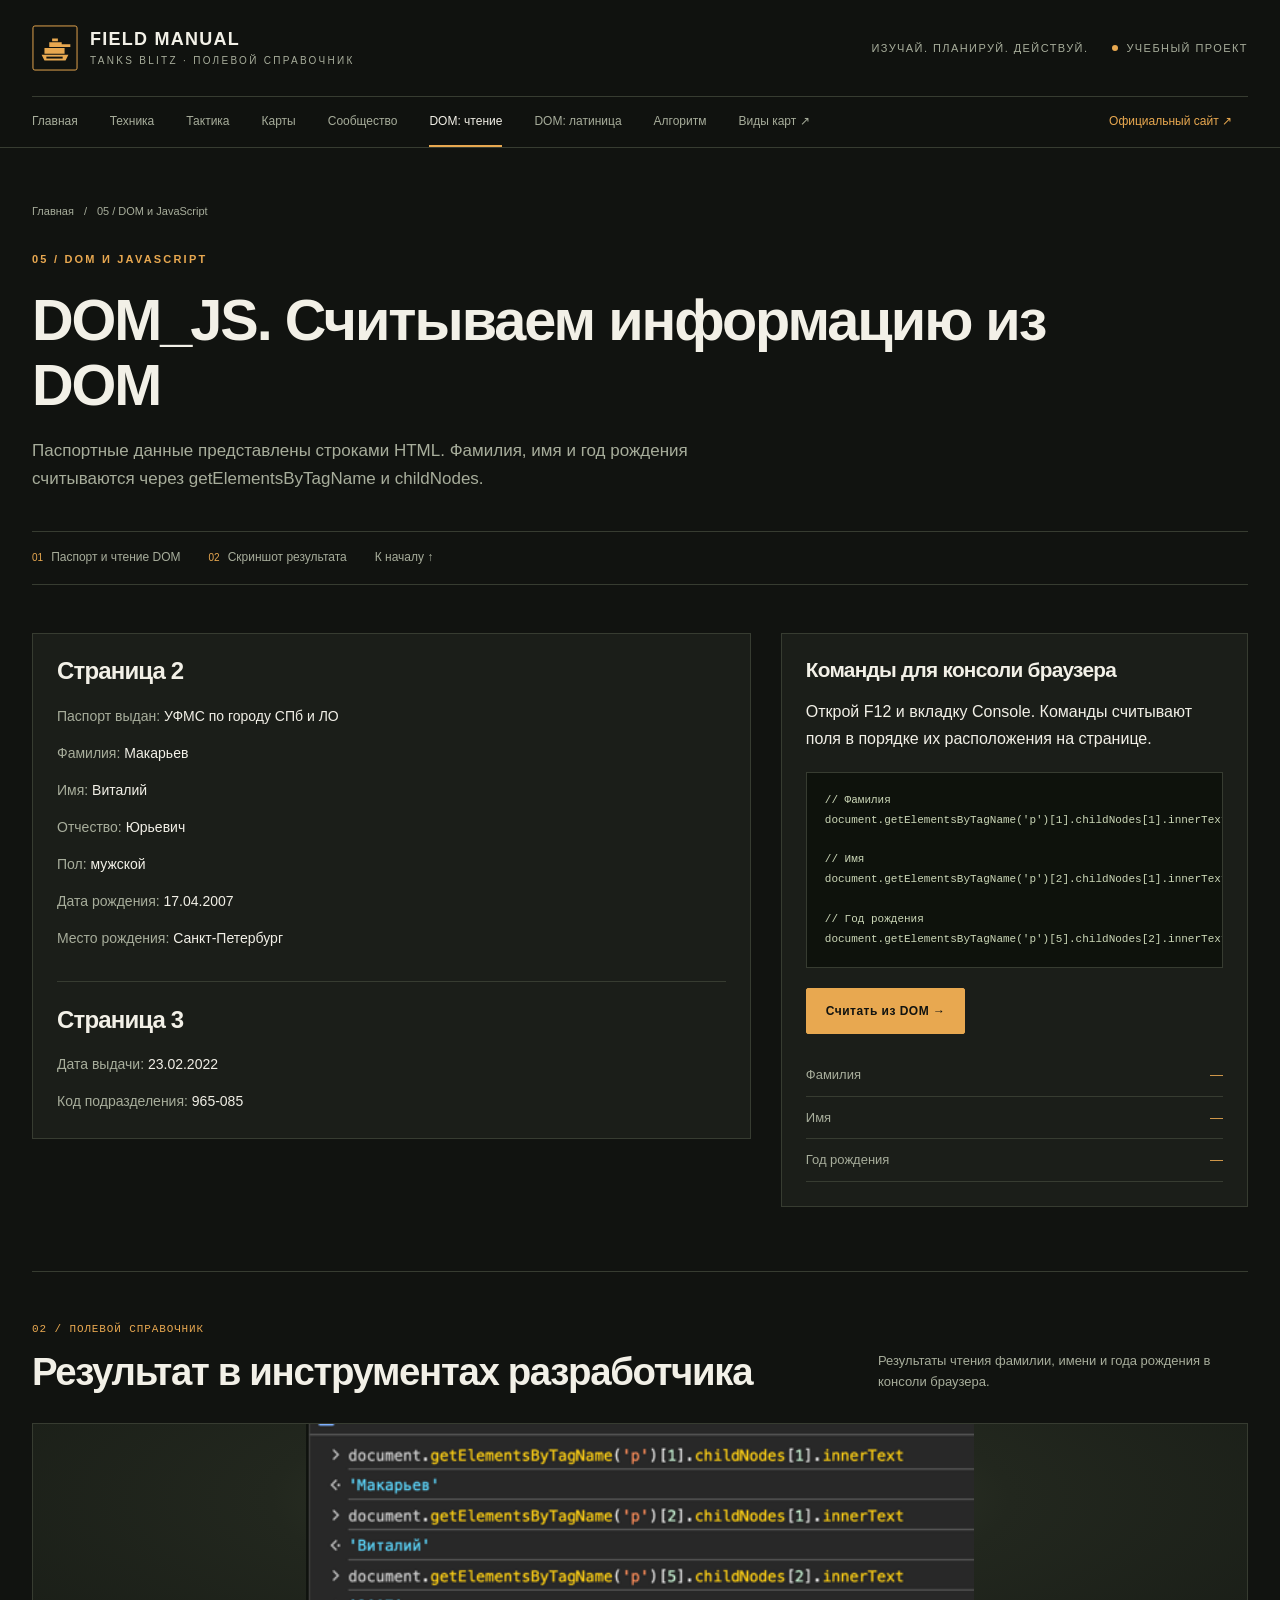
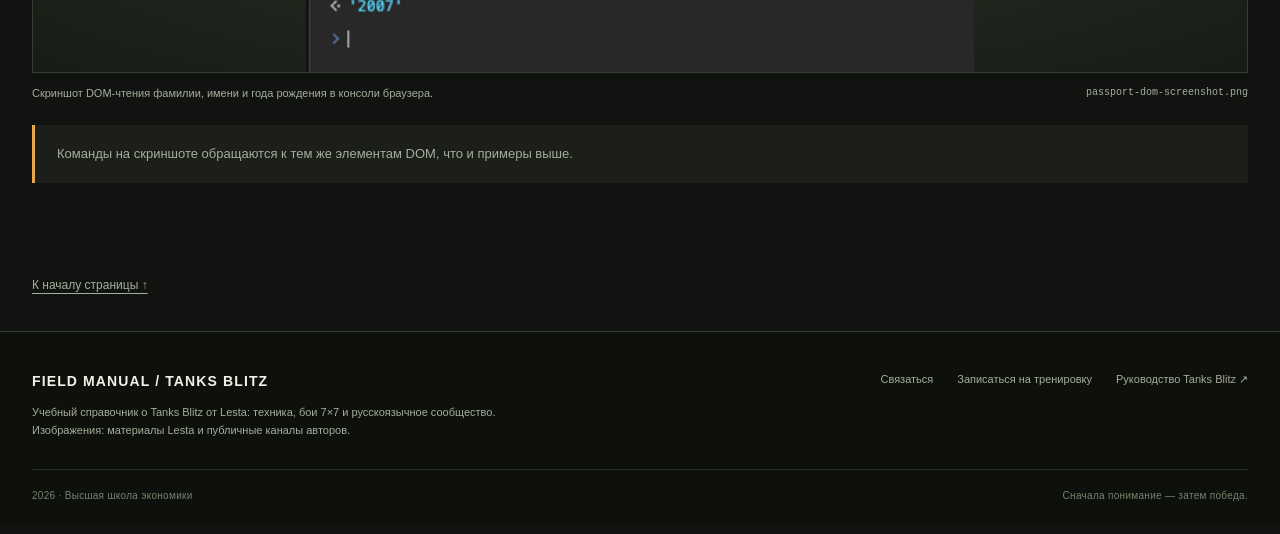
<file: dom-read.html>
<!doctype html>
<html lang="ru">
<head>
    <meta charset="utf-8">
    <meta name="viewport" content="width=device-width, initial-scale=1">
    <meta name="description"
          content="Полевой справочник Tanks Blitz от Lesta: четыре класса техники, бои 7×7, карты и сообщество СНГ.">
    <title>DOM_JS. Считываем информацию из DOM | Tanks Blitz — Field Manual</title>
    <link rel="icon" href="images/field-manual-mark.svg" type="image/svg+xml">
    <link rel="stylesheet" href="assets/css/styles.css">
    <script src="assets/js/config.js" defer>
    </script>
    <script src="assets/js/main.js" defer>
    </script>
    <script src="assets/js/passport.js" defer>
    </script>
</head>
<body>
<a class="skip-link" href="#content">К содержимому</a>
<header class="site-header" id="top">
    <div class="container">
        <div class="header-main">
            <a class="brand" href="index.html">
                <img src="images/field-manual-mark.svg" width="46" height="46" alt="Танк: перейти на главную">
                <span>
<strong>FIELD MANUAL</strong>
<small>Tanks Blitz · полевой справочник</small>
</span>
            </a>
            <div class="header-meta">
                <span>Изучай. Планируй. Действуй.</span>
                <span class="status-dot">Учебный проект</span>
            </div>
        </div>
        <nav class="main-nav" aria-label="Основная навигация">
            <a href="index.html">Главная</a>
            <a href="vehicles.html">Техника</a>
            <a href="tactics.html">Тактика</a>
            <a href="maps.html">Карты</a>
            <a href="community.html">Сообщество</a>
            <a href="dom-read.html" class="active" aria-current="page">DOM: чтение</a>
            <a href="dom-transliteration.html">DOM: латиница</a>
            <a href="algorithm.html">Алгоритм</a>
            <a href="maps.html#map-types">Виды карт ↗</a>
            <a class="nav-external" href="https://tanksblitz.ru/ru/" target="_blank" rel="noopener noreferrer">Официальный
                сайт ↗</a>
        </nav>
    </div>
</header>
<main id="content">
    <div class="container page-heading">
        <div class="breadcrumb">
            <a href="index.html">Главная</a>
            <span>/</span>
            <span>05 / DOM и JavaScript</span>
        </div>
        <span class="eyebrow">05 / DOM и JavaScript</span>
        <h1>DOM_JS. Считываем информацию из DOM</h1>
        <div class="intro">Паспортные данные представлены строками HTML. Фамилия, имя и год рождения считываются через
            getElementsByTagName и childNodes.
        </div>
    </div>
    <div class="container">
        <nav class="section-nav" aria-label="Разделы страницы">
            <a href="#section-1">
                <span>01</span>Паспорт и чтение DOM</a>
            <a href="#section-2">
                <span>02</span>Скриншот результата</a>
            <a href="#top">К началу ↑</a>
        </nav>
        <section class="section" id="section-1">
            <div class="passport-layout">
                <div class="code-panel passport-dom-data">
                    <section aria-label="Страница 2 паспорта">
                        <h2>Страница 2</h2>
                        <p>Паспорт выдан: <span>УФМС по городу СПб и ЛО</span></p>
                        <p>Фамилия: <span id="surname">Макарьев</span></p>
                        <p>Имя: <span id="firstname">Виталий</span></p>
                        <p>Отчество: <span id="patronymic">Юрьевич</span></p>
                        <p>Пол: <span>мужской</span></p>
                        <p>Дата рождения: <span>17.04.</span><span id="year">2007</span></p>
                        <p>Место рождения: <span>Санкт-Петербург</span></p>
                    </section>
                    <section aria-label="Страница 3 паспорта">
                        <h2>Страница 3</h2>
                        <p>Дата выдачи: <span>23.02.2022</span></p>
                        <p>Код подразделения: <span>965-085</span></p>
                    </section>
                </div>
                <aside class="code-panel">
                    <h3>Команды для консоли браузера</h3>
                    <div class="reading">Открой F12 и вкладку Console. Команды считывают поля в порядке их расположения
                        на странице.
                    </div>
                    <pre><code>// Фамилия
document.getElementsByTagName('p')[1].childNodes[1].innerText

// Имя
document.getElementsByTagName('p')[2].childNodes[1].innerText

// Год рождения
document.getElementsByTagName('p')[5].childNodes[2].innerText</code></pre>
                    <button class="button button-primary" type="button" id="read-passport" style="margin-top:20px">
                        Считать из DOM →
                    </button>
                    <dl class="data-list">
                        <div>
                            <dt>Фамилия</dt>
                            <dd id="read-surname">—</dd>
                        </div>
                        <div>
                            <dt>Имя</dt>
                            <dd id="read-name">—</dd>
                        </div>
                        <div>
                            <dt>Год рождения</dt>
                            <dd id="read-year">—</dd>
                        </div>
                    </dl>
                    <div class="js-status" id="passport-status" role="status" aria-live="polite"></div>
                </aside>
            </div>
        </section>
        <section class="section" id="section-2">
            <div class="section-heading">
                <div>
                    <div class="section-number">02 / ПОЛЕВОЙ СПРАВОЧНИК</div>
                    <h2>Результат в инструментах разработчика</h2>
                </div>
                <p>Результаты чтения фамилии, имени и года рождения в консоли браузера.</p>
            </div>
            <figure>
                <div class="photo-slot screenshot-slot" data-placeholder="Скриншот Console">
                    <img src="images/passport-dom-screenshot.png"
                         alt="Скриншот DOM-чтения фамилии, имени и года рождения в консоли браузера.">
                </div>
                <figcaption class="photo-caption">
                    <span>Скриншот DOM-чтения фамилии, имени и года рождения в консоли браузера.</span>
                    <span class="file-name">passport-dom-screenshot.png</span>
                </figcaption>
            </figure>
            <div class="notice">Команды на скриншоте обращаются к тем же элементам DOM, что и примеры выше.</div>
        </section>
        <a class="top-link" href="#top">К началу страницы ↑</a>
        <noscript>
            <div class="no-js-note">Для чтения данных кнопкой требуется JavaScript. HTML-элементы паспорта доступны в
                разметке страницы.
            </div>
        </noscript>
    </div>
</main>
<footer class="site-footer">
    <div class="container">
        <div class="footer-top">
            <div>
                <div class="footer-brand">FIELD MANUAL / TANKS BLITZ</div>
                <p>Учебный справочник о Tanks Blitz от Lesta: техника, бои 7×7 и русскоязычное сообщество. Изображения:
                    материалы Lesta и публичные каналы авторов.</p>
            </div>
            <div class="footer-links">
                <a href="community.html#contacts">Связаться</a>
                <a href="community.html#order">Записаться на тренировку</a>
                <a href="https://wiki.lesta.ru/ru/Tanks_Blitz" target="_blank" rel="noopener noreferrer">Руководство
                    Tanks Blitz ↗</a>
            </div>
        </div>
        <div class="footer-bottom">
            <span>2026 · Высшая школа экономики</span>
            <span>Сначала понимание — затем победа.</span>
        </div>
    </div>
</footer>
</body>
</html>
</file>
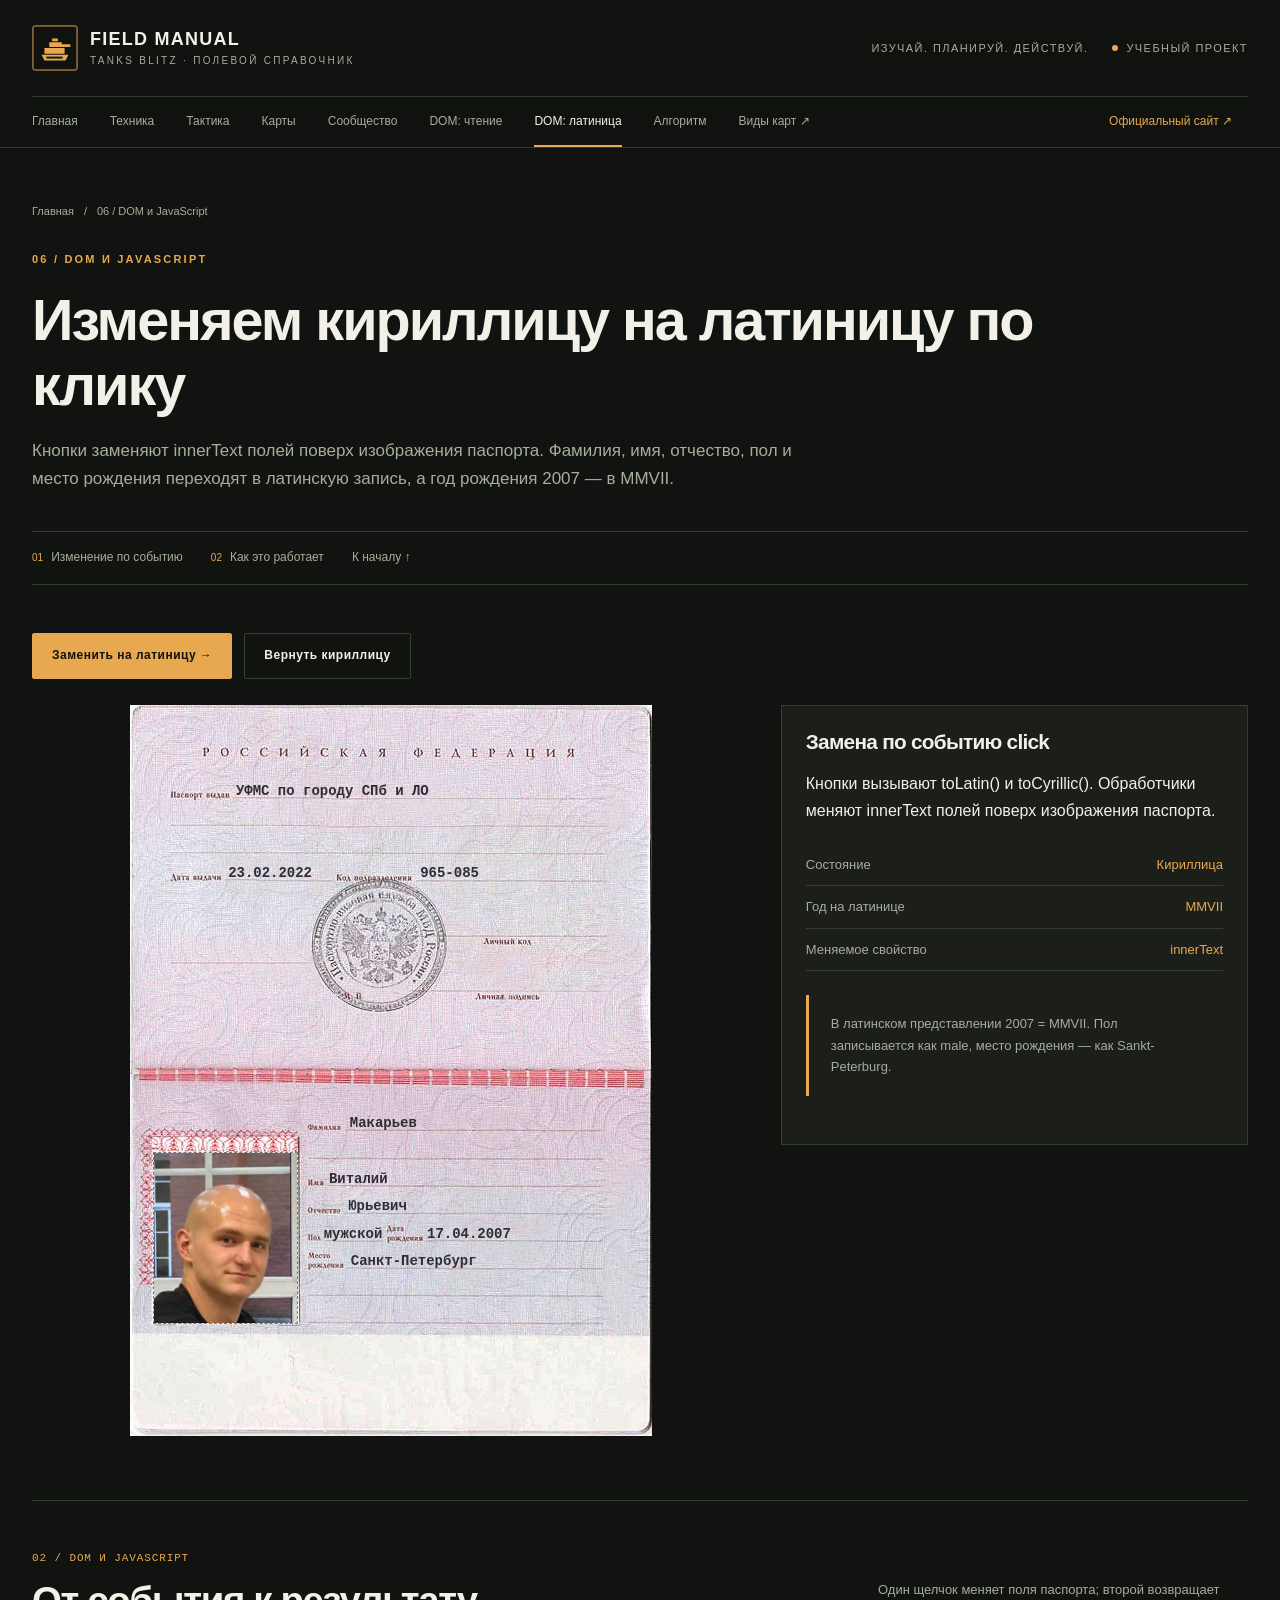
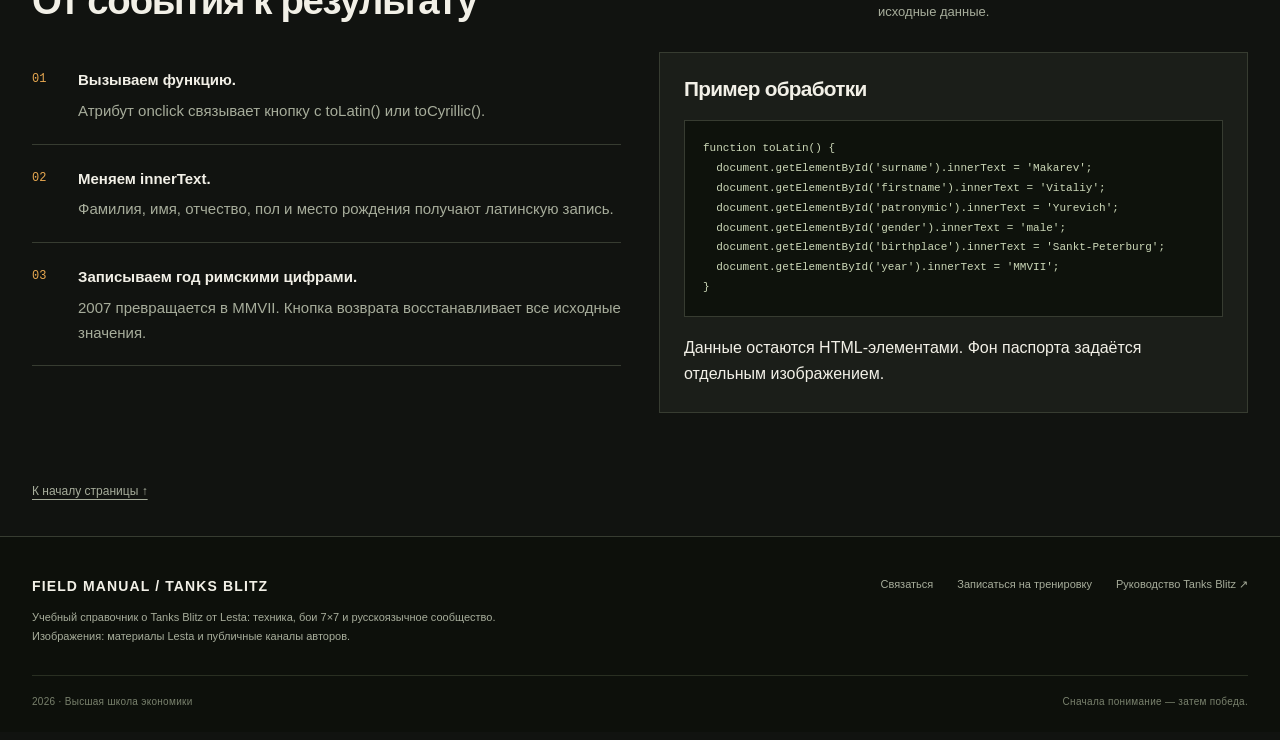
<file: dom-transliteration.html>
<!doctype html>
<html lang="ru">
<head>
    <meta charset="utf-8">
    <meta name="viewport" content="width=device-width, initial-scale=1">
    <meta name="description"
          content="Полевой справочник Tanks Blitz от Lesta: четыре класса техники, бои 7×7, карты и сообщество СНГ.">
    <title>Изменяем кириллицу на латиницу по клику | Tanks Blitz — Field Manual</title>
    <link rel="icon" href="images/field-manual-mark.svg" type="image/svg+xml">
    <link rel="stylesheet" href="assets/css/styles.css">
    <script src="assets/js/config.js" defer>
    </script>
    <script src="assets/js/main.js" defer>
    </script>
    <script src="assets/js/passport.js" defer>
    </script>
</head>
<body>
<a class="skip-link" href="#content">К содержимому</a>
<header class="site-header" id="top">
    <div class="container">
        <div class="header-main">
            <a class="brand" href="index.html">
                <img src="images/field-manual-mark.svg" width="46" height="46" alt="Танк: перейти на главную">
                <span>
<strong>FIELD MANUAL</strong>
<small>Tanks Blitz · полевой справочник</small>
</span>
            </a>
            <div class="header-meta">
                <span>Изучай. Планируй. Действуй.</span>
                <span class="status-dot">Учебный проект</span>
            </div>
        </div>
        <nav class="main-nav" aria-label="Основная навигация">
            <a href="index.html">Главная</a>
            <a href="vehicles.html">Техника</a>
            <a href="tactics.html">Тактика</a>
            <a href="maps.html">Карты</a>
            <a href="community.html">Сообщество</a>
            <a href="dom-read.html">DOM: чтение</a>
            <a href="dom-transliteration.html" class="active" aria-current="page">DOM: латиница</a>
            <a href="algorithm.html">Алгоритм</a>
            <a href="maps.html#map-types">Виды карт ↗</a>
            <a class="nav-external" href="https://tanksblitz.ru/ru/" target="_blank" rel="noopener noreferrer">Официальный
                сайт ↗</a>
        </nav>
    </div>
</header>
<main id="content">
    <div class="container page-heading">
        <div class="breadcrumb">
            <a href="index.html">Главная</a>
            <span>/</span>
            <span>06 / DOM и JavaScript</span>
        </div>
        <span class="eyebrow">06 / DOM и JavaScript</span>
        <h1>Изменяем кириллицу на латиницу по клику</h1>
        <div class="intro">Кнопки заменяют innerText полей поверх изображения паспорта. Фамилия, имя, отчество, пол и
            место рождения переходят в латинскую запись, а год рождения 2007 — в MMVII.
        </div>
    </div>
    <div class="container">
        <nav class="section-nav" aria-label="Разделы страницы">
            <a href="#section-1">
                <span>01</span>Изменение по событию</a>
            <a href="#section-2">
                <span>02</span>Как это работает</a>
            <a href="#top">К началу ↑</a>
        </nav>
        <section class="section" id="section-1">
            <div class="hero-actions passport-actions">
                <button class="button button-primary" type="button" onclick="toLatin()" id="transliterate-passport">
                    Заменить на латиницу →
                </button>
                <button class="button" type="button" onclick="toCyrillic()" id="restore-passport">Вернуть кириллицу
                </button>
            </div>
            <div class="passport-layout">
                <div class="passport-reference" id="passport" role="group"
                     aria-label="Вторая и третья страницы паспорта">
                    <img class="passport-background" src="images/passport.png" width="522" height="731"
                         alt="Вторая и третья страницы паспорта">
                    <div class="photo-slot passport-reference-photo" data-placeholder=""><img
                            src="images/passport-photo.png" alt="Фотография владельца"></div>
                    <div class="f" style="left:20.3%;top:10.7%;" id="issuer">УФМС по городу СПб и ЛО</div>
                    <div class="f" style="left:18.8%;top:21.9%;" id="issuedate">23.02.2022</div>
                    <div class="f" style="left:55.6%;top:21.9%;" id="code">965-085</div>
                    <div class="f" style="left:42.1%;top:56.1%;" id="surname">Макарьев</div>
                    <div class="f" style="left:38.1%;top:63.8%;" id="firstname">Виталий</div>
                    <div class="f" style="left:41.8%;top:67.5%;" id="patronymic">Юрьевич</div>
                    <div class="f" style="left:37.1%;top:71.3%;" id="gender">мужской</div>
                    <div class="f" style="left:56.9%;top:71.3%;" id="birthdate">17.04.<span id="year">2007</span></div>
                    <div class="f" style="left:42.3%;top:75.0%;" id="birthplace">Санкт-Петербург</div>
                </div>
                <aside class="code-panel">
                    <h3>Замена по событию click</h3>
                    <div class="reading">Кнопки вызывают toLatin() и toCyrillic(). Обработчики меняют innerText полей
                        поверх изображения паспорта.
                    </div>
                    <div class="js-status" id="passport-status" role="status" aria-live="polite"></div>
                    <dl class="data-list">
                        <div>
                            <dt>Состояние</dt>
                            <dd id="passport-language">Кириллица</dd>
                        </div>
                        <div>
                            <dt>Год на латинице</dt>
                            <dd>MMVII</dd>
                        </div>
                        <div>
                            <dt>Меняемое свойство</dt>
                            <dd>innerText</dd>
                        </div>
                    </dl>
                    <div class="notice">В латинском представлении 2007 = MMVII. Пол записывается как male, место
                        рождения — как Sankt-Peterburg.
                    </div>
                </aside>
            </div>
        </section>
        <section class="section" id="section-2">
            <div class="section-heading">
                <div>
                    <div class="section-number">02 / DOM И JAVASCRIPT</div>
                    <h2>От события к результату</h2></div>
                <p>Один щелчок меняет поля паспорта; второй возвращает исходные данные.</p>
            </div>
            <div class="split">
                <div class="reading">
                    <ol class="list-steps">
                        <li><strong>Вызываем функцию.</strong>Атрибут onclick связывает кнопку с toLatin() или
                            toCyrillic().
                        </li>
                        <li><strong>Меняем innerText.</strong>Фамилия, имя, отчество, пол и место рождения получают
                            латинскую запись.
                        </li>
                        <li><strong>Записываем год римскими цифрами.</strong>2007 превращается в MMVII. Кнопка возврата
                            восстанавливает все исходные значения.
                        </li>
                    </ol>
                </div>
                <div class="code-panel">
                    <h3>Пример обработки</h3>
                    <pre><code>function toLatin() {
  document.getElementById('surname').innerText = 'Makarev';
  document.getElementById('firstname').innerText = 'Vitaliy';
  document.getElementById('patronymic').innerText = 'Yurevich';
  document.getElementById('gender').innerText = 'male';
  document.getElementById('birthplace').innerText = 'Sankt-Peterburg';
  document.getElementById('year').innerText = 'MMVII';
}</code></pre>
                    <div class="reading" style="margin-top:18px">Данные остаются HTML-элементами. Фон паспорта задаётся
                        отдельным изображением.
                    </div>
                </div>
            </div>
        </section>
        <a class="top-link" href="#top">К началу страницы ↑</a>
        <noscript>
            <div class="no-js-note">Для изменения по клику включи JavaScript в браузере.</div>
        </noscript>
    </div>
</main>
<footer class="site-footer">
    <div class="container">
        <div class="footer-top">
            <div>
                <div class="footer-brand">FIELD MANUAL / TANKS BLITZ</div>
                <p>Учебный справочник о Tanks Blitz от Lesta: техника, бои 7×7 и русскоязычное сообщество. Изображения:
                    материалы Lesta и публичные каналы авторов.</p>
            </div>
            <div class="footer-links">
                <a href="community.html#contacts">Связаться</a>
                <a href="community.html#order">Записаться на тренировку</a>
                <a href="https://wiki.lesta.ru/ru/Tanks_Blitz" target="_blank" rel="noopener noreferrer">Руководство
                    Tanks Blitz ↗</a>
            </div>
        </div>
        <div class="footer-bottom">
            <span>2026 · Высшая школа экономики</span>
            <span>Сначала понимание — затем победа.</span>
        </div>
    </div>
</footer>
</body>
</html>
</file>
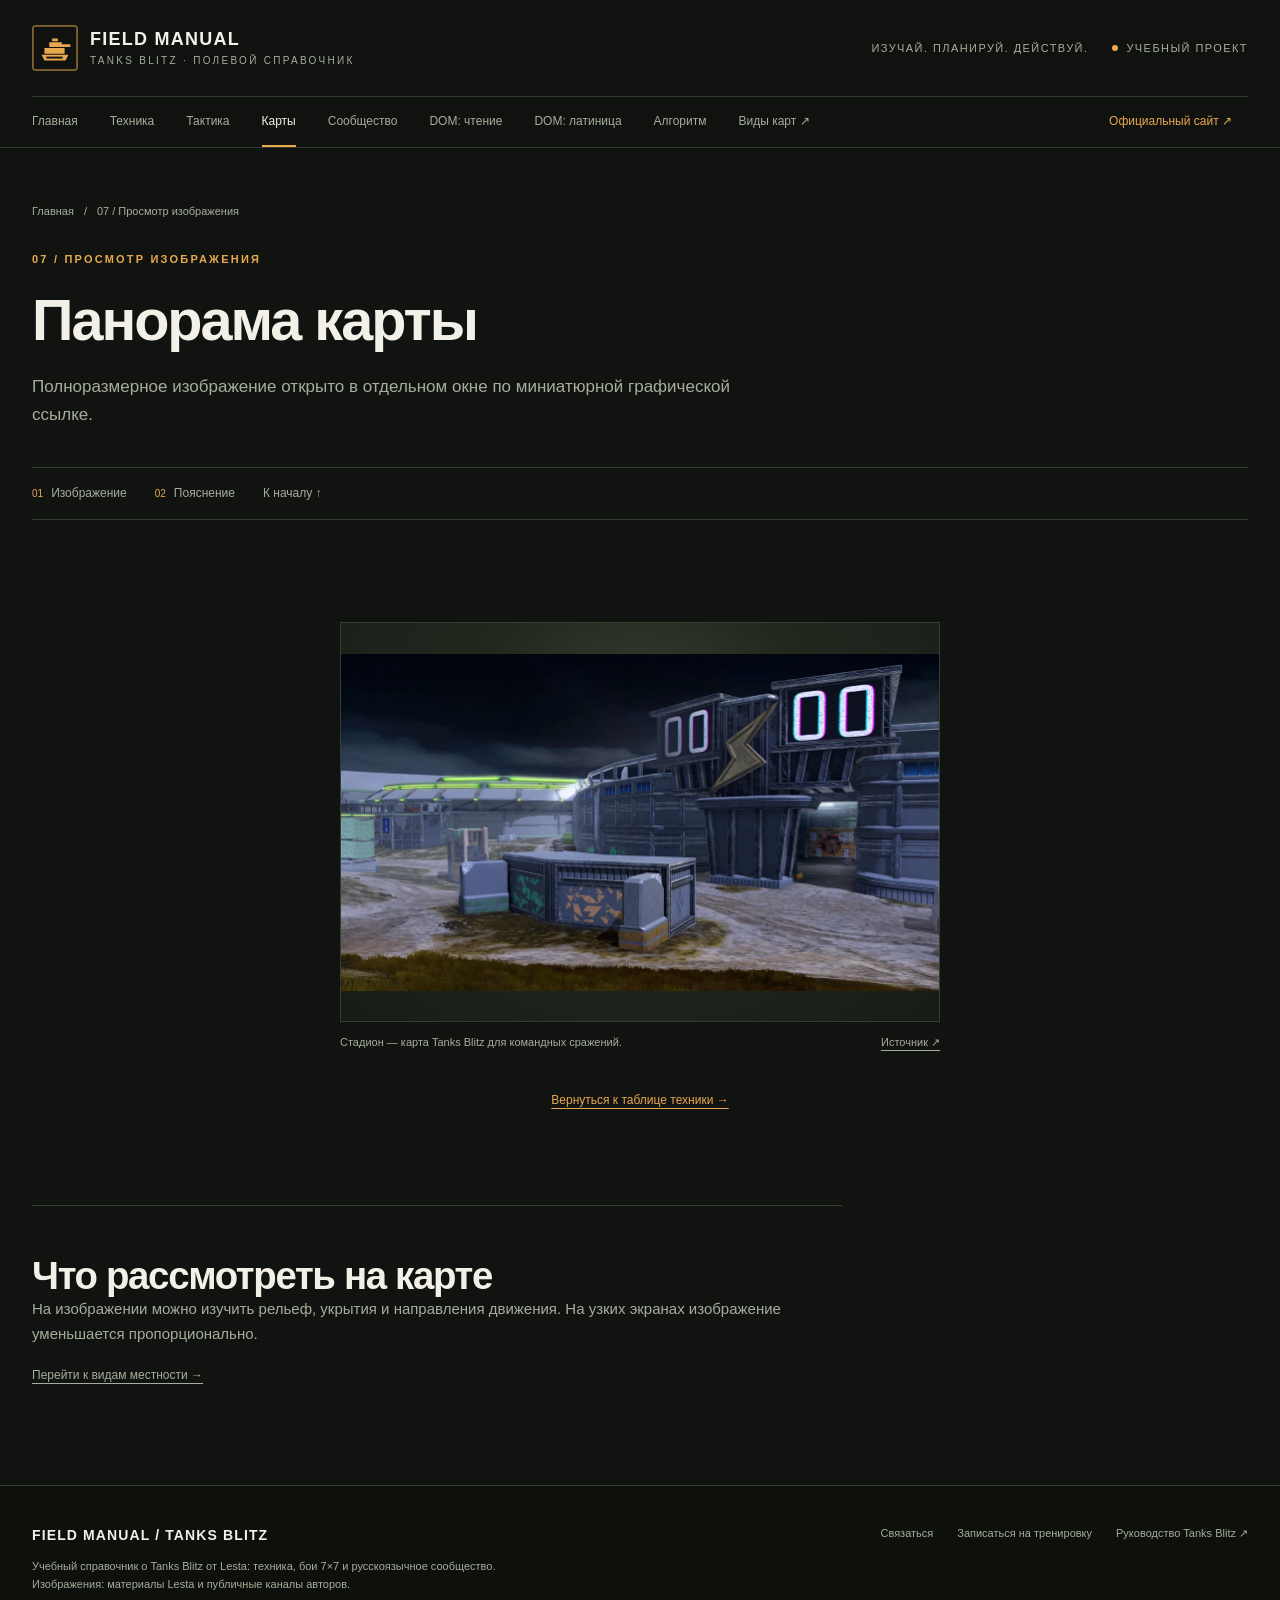
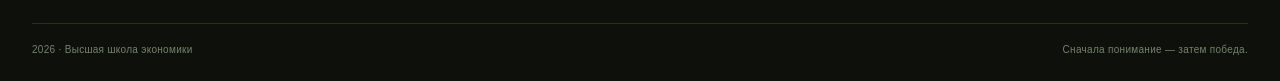
<file: image-viewer.html>
<!doctype html>
<html lang="ru">
<head>
    <meta charset="utf-8">
    <meta name="viewport" content="width=device-width, initial-scale=1">
    <meta name="description"
          content="Полевой справочник Tanks Blitz от Lesta: четыре класса техники, бои 7×7, карты и сообщество СНГ.">
    <title>Панорама карты 600 × 400 | Tanks Blitz — Field Manual</title>
    <link rel="icon" href="images/field-manual-mark.svg" type="image/svg+xml">
    <link rel="stylesheet" href="assets/css/styles.css">
    <script src="assets/js/config.js" defer>
    </script>
    <script src="assets/js/main.js" defer>
    </script>
</head>
<body>
<a class="skip-link" href="#content">К содержимому</a>
<header class="site-header" id="top">
    <div class="container">
        <div class="header-main">
            <a class="brand" href="index.html">
                <img src="images/field-manual-mark.svg" width="46" height="46" alt="Танк: перейти на главную">
                <span>
<strong>FIELD MANUAL</strong>
<small>Tanks Blitz · полевой справочник</small>
</span>
            </a>
            <div class="header-meta">
                <span>Изучай. Планируй. Действуй.</span>
                <span class="status-dot">Учебный проект</span>
            </div>
        </div>
        <nav class="main-nav" aria-label="Основная навигация">
            <a href="index.html">Главная</a>
            <a href="vehicles.html">Техника</a>
            <a href="tactics.html">Тактика</a>
            <a href="maps.html" class="active" aria-current="location">Карты</a>
            <a href="community.html">Сообщество</a>
            <a href="dom-read.html">DOM: чтение</a>
            <a href="dom-transliteration.html">DOM: латиница</a>
            <a href="algorithm.html">Алгоритм</a>
            <a href="maps.html#map-types">Виды карт ↗</a>
            <a class="nav-external" href="https://tanksblitz.ru/ru/" target="_blank" rel="noopener noreferrer">Официальный
                сайт ↗</a>
        </nav>
    </div>
</header>
<main id="content">
    <div class="container page-heading">
        <div class="breadcrumb">
            <a href="index.html">Главная</a>
            <span>/</span>
            <span>07 / Просмотр изображения</span>
        </div>
        <span class="eyebrow">07 / Просмотр изображения</span>
        <h1>Панорама карты</h1>
        <p class="intro">Полноразмерное изображение открыто в отдельном окне по миниатюрной графической ссылке.</p>
    </div>
    <div class="container">
        <nav class="section-nav" aria-label="Разделы страницы">
            <a href="#full-image">
                <span>01</span>Изображение</a>
            <a href="#image-note">
                <span>02</span>Пояснение</a>
            <a href="#top">К началу ↑</a>
        </nav>
        <section class="section" id="full-image">
            <div class="viewer-page" style="min-height:560px">
                <figure class="viewer-frame">
                    <div class="photo-slot" data-placeholder="Панорама карты · 600 × 400">
                        <img src="images/map-panorama.png" width="600" height="400"
                             alt="Стадион — карта Tanks Blitz для командных сражений.">
                    </div>
                    <figcaption class="photo-caption"><span>Стадион — карта Tanks Blitz для командных сражений.</span>
                        <a class="photo-credit" href="https://wiki.lesta.ru/ru/Tanks_Blitz:Стадион" target="_blank"
                           rel="noopener noreferrer">Источник ↗</a></figcaption>
                </figure>
                <a class="viewer-back" href="vehicles.html#section-2">Вернуться к таблице техники →</a>
            </div>
        </section>
        <section class="section reading" id="image-note">
            <h2>Что рассмотреть на карте</h2>
            <p>На изображении можно изучить рельеф, укрытия и направления движения. На узких экранах изображение
                уменьшается пропорционально.</p>
            <a class="top-link" href="maps.html#map-types" style="margin-top:20px">Перейти к видам местности →</a>
        </section>
    </div>
</main>
<footer class="site-footer">
    <div class="container">
        <div class="footer-top">
            <div>
                <div class="footer-brand">FIELD MANUAL / TANKS BLITZ</div>
                <p>Учебный справочник о Tanks Blitz от Lesta: техника, бои 7×7 и русскоязычное сообщество. Изображения:
                    материалы Lesta и публичные каналы авторов.</p>
            </div>
            <div class="footer-links">
                <a href="community.html#contacts">Связаться</a>
                <a href="community.html#order">Записаться на тренировку</a>
                <a href="https://wiki.lesta.ru/ru/Tanks_Blitz" target="_blank" rel="noopener noreferrer">Руководство
                    Tanks Blitz ↗</a>
            </div>
        </div>
        <div class="footer-bottom">
            <span>2026 · Высшая школа экономики</span>
            <span>Сначала понимание — затем победа.</span>
        </div>
    </div>
</footer>
</body>
</html>
</file>
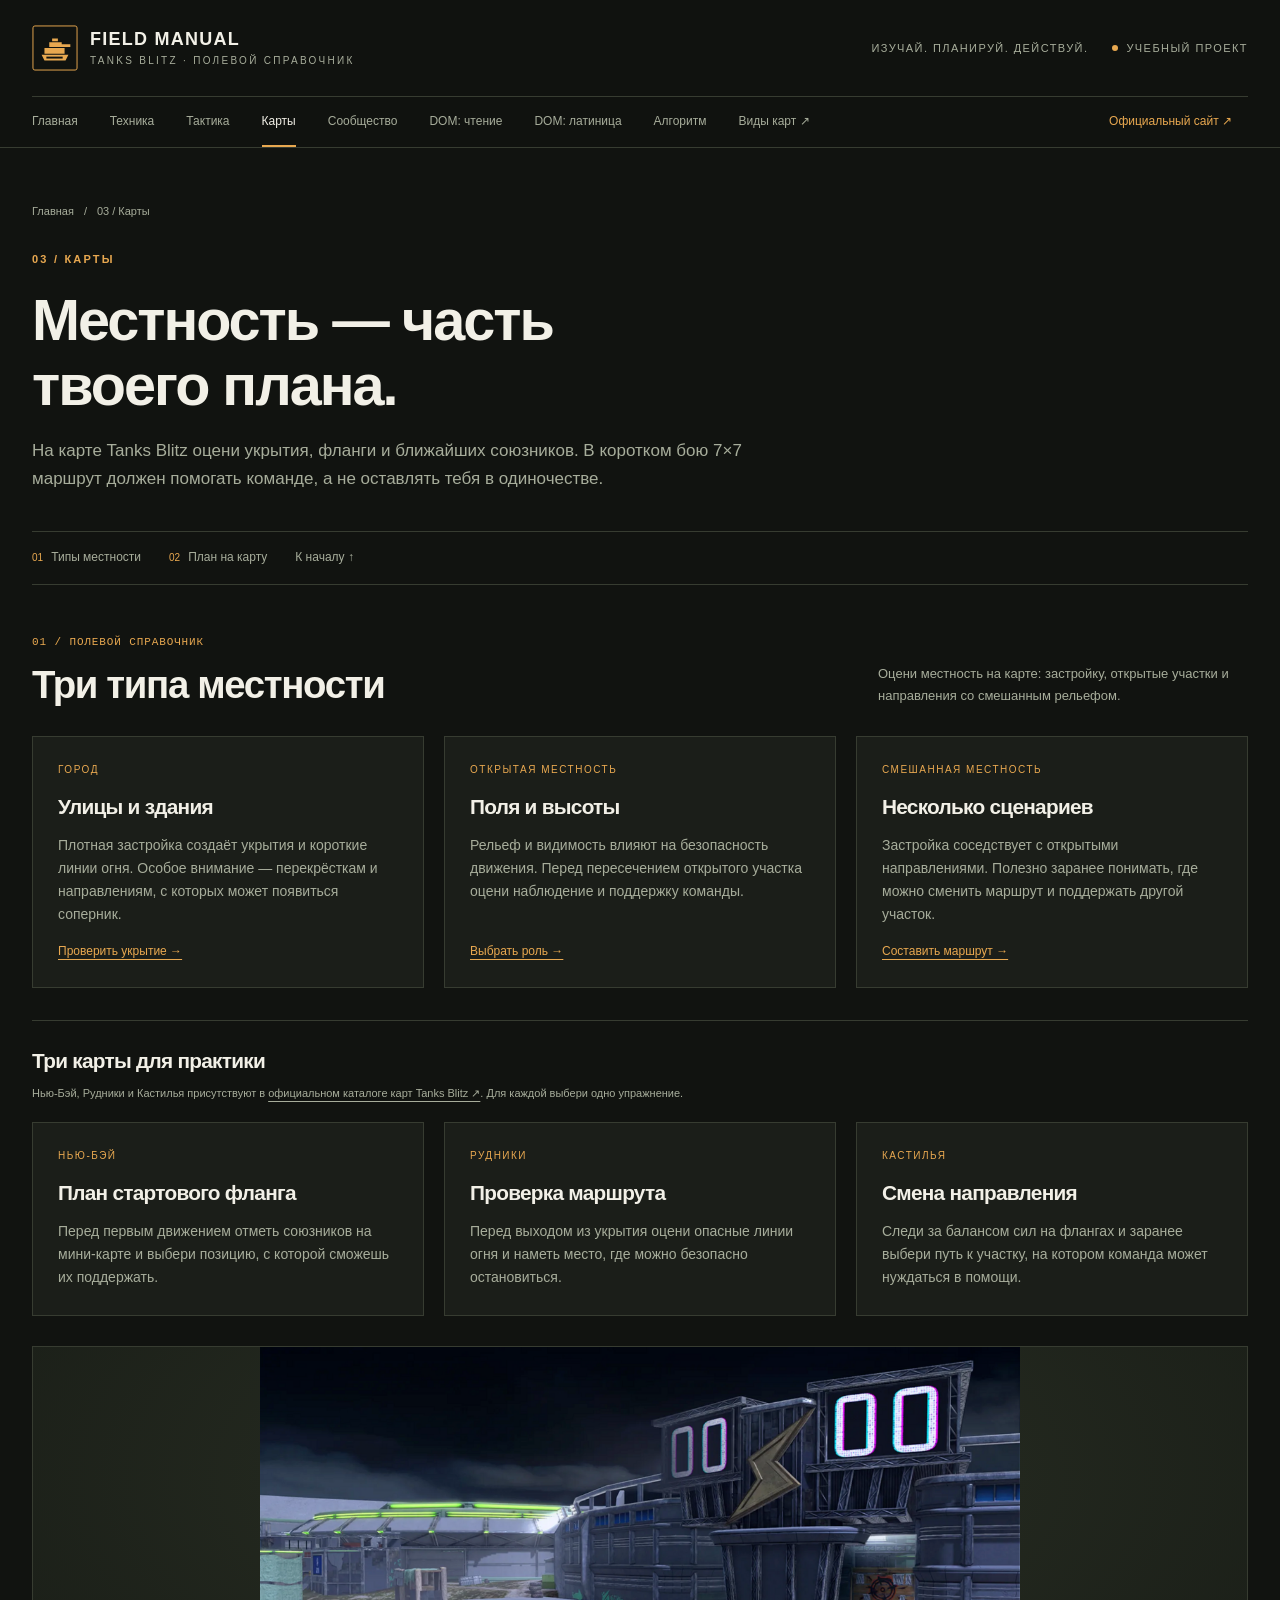
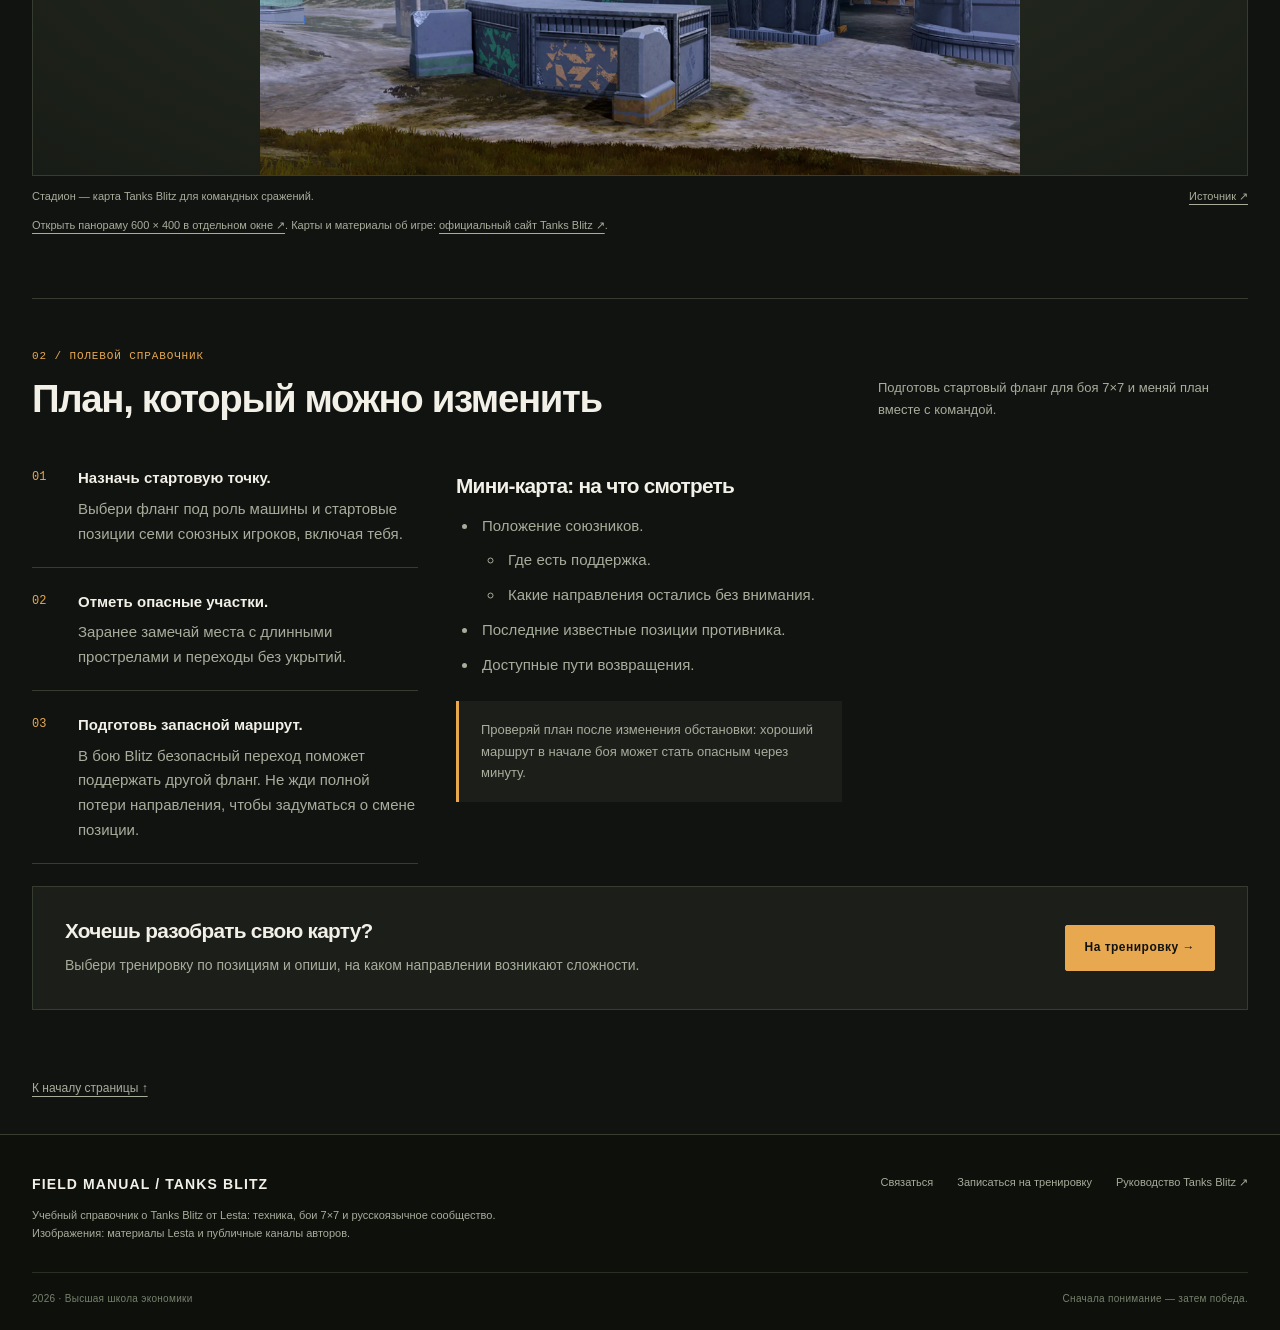
<file: maps.html>
<!doctype html>
<html lang="ru">
<head>
    <meta charset="utf-8">
    <meta name="viewport" content="width=device-width, initial-scale=1">
    <meta name="description"
          content="Полевой справочник Tanks Blitz от Lesta: четыре класса техники, бои 7×7, карты и сообщество СНГ.">
    <title>Карты | Tanks Blitz — Field Manual</title>
    <link rel="icon" href="images/field-manual-mark.svg" type="image/svg+xml">
    <link rel="stylesheet" href="assets/css/styles.css">
    <script src="assets/js/config.js" defer>
    </script>
    <script src="assets/js/main.js" defer>
    </script>
</head>
<body>
<a class="skip-link" href="#content">К содержимому</a>
<header class="site-header" id="top">
    <div class="container">
        <div class="header-main">
            <a class="brand" href="index.html">
                <img src="images/field-manual-mark.svg" width="46" height="46" alt="Танк: перейти на главную">
                <span>
<strong>FIELD MANUAL</strong>
<small>Tanks Blitz · полевой справочник</small>
</span>
            </a>
            <div class="header-meta">
                <span>Изучай. Планируй. Действуй.</span>
                <span class="status-dot">Учебный проект</span>
            </div>
        </div>
        <nav class="main-nav" aria-label="Основная навигация">
            <a href="index.html">Главная</a>
            <a href="vehicles.html">Техника</a>
            <a href="tactics.html">Тактика</a>
            <a href="maps.html" class="active" aria-current="page">Карты</a>
            <a href="community.html">Сообщество</a>
            <a href="dom-read.html">DOM: чтение</a>
            <a href="dom-transliteration.html">DOM: латиница</a>
            <a href="algorithm.html">Алгоритм</a>
            <a href="maps.html#map-types">Виды карт ↗</a>
            <a class="nav-external" href="https://tanksblitz.ru/ru/" target="_blank" rel="noopener noreferrer">Официальный
                сайт ↗</a>
        </nav>
    </div>
</header>
<main id="content">
    <div class="container page-heading">
        <div class="breadcrumb">
            <a href="index.html">Главная</a>
            <span>/</span>
            <span>03 / Карты</span>
        </div>
        <span class="eyebrow">03 / Карты</span>
        <h1>Местность — часть<br>твоего плана.</h1>
        <p class="intro">На карте Tanks Blitz оцени укрытия, фланги и ближайших союзников. В коротком бою 7×7 маршрут
            должен помогать команде, а не оставлять тебя в одиночестве.</p>
    </div>
    <div class="container">
        <nav class="section-nav" aria-label="Разделы страницы">
            <a href="#map-types">
                <span>01</span>Типы местности</a>
            <a href="#section-2">
                <span>02</span>План на карту</a>
            <a href="#top">К началу ↑</a>
        </nav>
        <section class="section" id="map-types">
            <div class="section-heading">
                <div>
                    <div class="section-number">01 / ПОЛЕВОЙ СПРАВОЧНИК</div>
                    <h2>Три типа местности</h2>
                </div>
                <p>Оцени местность на карте: застройку, открытые участки и направления со смешанным рельефом.</p>
            </div>
            <div class="card-grid">
                <article class="card">
                    <span class="card-label">Город</span>
                    <h3>Улицы и здания</h3>
                    <p>Плотная застройка создаёт укрытия и короткие линии огня. Особое внимание — перекрёсткам и
                        направлениям, с которых может появиться соперник.</p>
                    <a href="tactics.html#section-1">Проверить укрытие →</a>
                </article>
                <article class="card">
                    <span class="card-label">Открытая местность</span>
                    <h3>Поля и высоты</h3>
                    <p>Рельеф и видимость влияют на безопасность движения. Перед пересечением открытого участка оцени
                        наблюдение и поддержку команды.</p>
                    <a href="vehicles.html#section-1">Выбрать роль →</a>
                </article>
                <article class="card">
                    <span class="card-label">Смешанная местность</span>
                    <h3>Несколько сценариев</h3>
                    <p>Застройка соседствует с открытыми направлениями. Полезно заранее понимать, где можно сменить
                        маршрут и поддержать другой участок.</p>
                    <a href="#section-2">Составить маршрут →</a>
                </article>
            </div>
            <div class="map-examples">
                <h3>Три карты для практики</h3>
                <p class="caption-note">Нью-Бэй, Рудники и Кастилья присутствуют в <a
                        href="https://wiki.lesta.ru/ru/Tanks_Blitz:Карты" target="_blank" rel="noopener noreferrer">официальном
                    каталоге карт Tanks Blitz ↗</a>. Для каждой выбери одно упражнение.</p>
                <div class="card-grid" style="margin-top:20px">
                    <article class="card"><span class="card-label">Нью-Бэй</span>
                        <h3>План стартового фланга</h3>
                        <p>Перед первым движением отметь союзников на мини-карте и выбери позицию, с которой сможешь их
                            поддержать.</p></article>
                    <article class="card"><span class="card-label">Рудники</span>
                        <h3>Проверка маршрута</h3>
                        <p>Перед выходом из укрытия оцени опасные линии огня и наметь место, где можно безопасно
                            остановиться.</p></article>
                    <article class="card"><span class="card-label">Кастилья</span>
                        <h3>Смена направления</h3>
                        <p>Следи за балансом сил на флангах и заранее выбери путь к участку, на котором команда может
                            нуждаться в помощи.</p></article>
                </div>
            </div>
            <div style="margin-top:30px">
                <figure>
                    <div class="photo-slot hero-photo" data-placeholder="Фото панорамы карты">
                        <img src="images/map-panorama.png" alt="Стадион — карта Tanks Blitz для командных сражений.">
                    </div>
                    <figcaption class="photo-caption"><span>Стадион — карта Tanks Blitz для командных сражений.</span>
                        <a class="photo-credit" href="https://wiki.lesta.ru/ru/Tanks_Blitz:Стадион" target="_blank"
                           rel="noopener noreferrer">Источник ↗</a></figcaption>
                </figure>
            </div>
            <div class="caption-note">
                <a href="image-viewer.html" target="_blank" rel="noopener noreferrer">Открыть панораму 600 × 400 в
                    отдельном окне ↗</a>. Карты и материалы об игре: <a href="https://tanksblitz.ru/ru/" target="_blank"
                                                                        rel="noopener noreferrer">официальный сайт Tanks
                Blitz ↗</a>.
            </div>
        </section>
        <section class="section" id="section-2">
            <div class="section-heading">
                <div>
                    <div class="section-number">02 / ПОЛЕВОЙ СПРАВОЧНИК</div>
                    <h2>План, который можно изменить</h2>
                </div>
                <p>Подготовь стартовый фланг для боя 7×7 и меняй план вместе с командой.</p>
            </div>
            <div class="split reading">
                <div>
                    <ol class="list-steps">
                        <li>
                            <strong>Назначь стартовую точку.</strong>Выбери фланг под роль машины и стартовые позиции
                            семи союзных игроков, включая тебя.
                        </li>
                        <li>
                            <strong>Отметь опасные участки.</strong>Заранее замечай места с длинными прострелами и
                            переходы без укрытий.
                        </li>
                        <li>
                            <strong>Подготовь запасной маршрут.</strong>В бою Blitz безопасный переход поможет
                            поддержать другой фланг. Не жди полной потери направления, чтобы задуматься о смене позиции.
                        </li>
                    </ol>
                </div>
                <div>
                    <h3>Мини-карта: на что смотреть</h3>
                    <ul>
                        <li>Положение союзников.
                            <ul>
                                <li>Где есть поддержка.</li>
                                <li>Какие направления остались без внимания.</li>
                            </ul>
                        </li>
                        <li>Последние известные позиции противника.</li>
                        <li>Доступные пути возвращения.</li>
                    </ul>
                    <div class="notice">Проверяй план после изменения обстановки: хороший маршрут в начале боя может
                        стать опасным через минуту.
                    </div>
                </div>
            </div>
            <div class="callout">
                <div>
                    <h3>Хочешь разобрать свою карту?</h3>
                    <p>Выбери тренировку по позициям и опиши, на каком направлении возникают сложности.</p>
                </div>
                <a class="button button-primary" href="community.html#order">На тренировку →</a>
            </div>
        </section>
        <a class="top-link" href="#top">К началу страницы ↑</a>
    </div>
</main>
<footer class="site-footer">
    <div class="container">
        <div class="footer-top">
            <div>
                <div class="footer-brand">FIELD MANUAL / TANKS BLITZ</div>
                <p>Учебный справочник о Tanks Blitz от Lesta: техника, бои 7×7 и русскоязычное сообщество. Изображения:
                    материалы Lesta и публичные каналы авторов.</p>
            </div>
            <div class="footer-links">
                <a href="community.html#contacts">Связаться</a>
                <a href="community.html#order">Записаться на тренировку</a>
                <a href="https://wiki.lesta.ru/ru/Tanks_Blitz" target="_blank" rel="noopener noreferrer">Руководство
                    Tanks Blitz ↗</a>
            </div>
        </div>
        <div class="footer-bottom">
            <span>2026 · Высшая школа экономики</span>
            <span>Сначала понимание — затем победа.</span>
        </div>
    </div>
</footer>
</body>
</html>
</file>
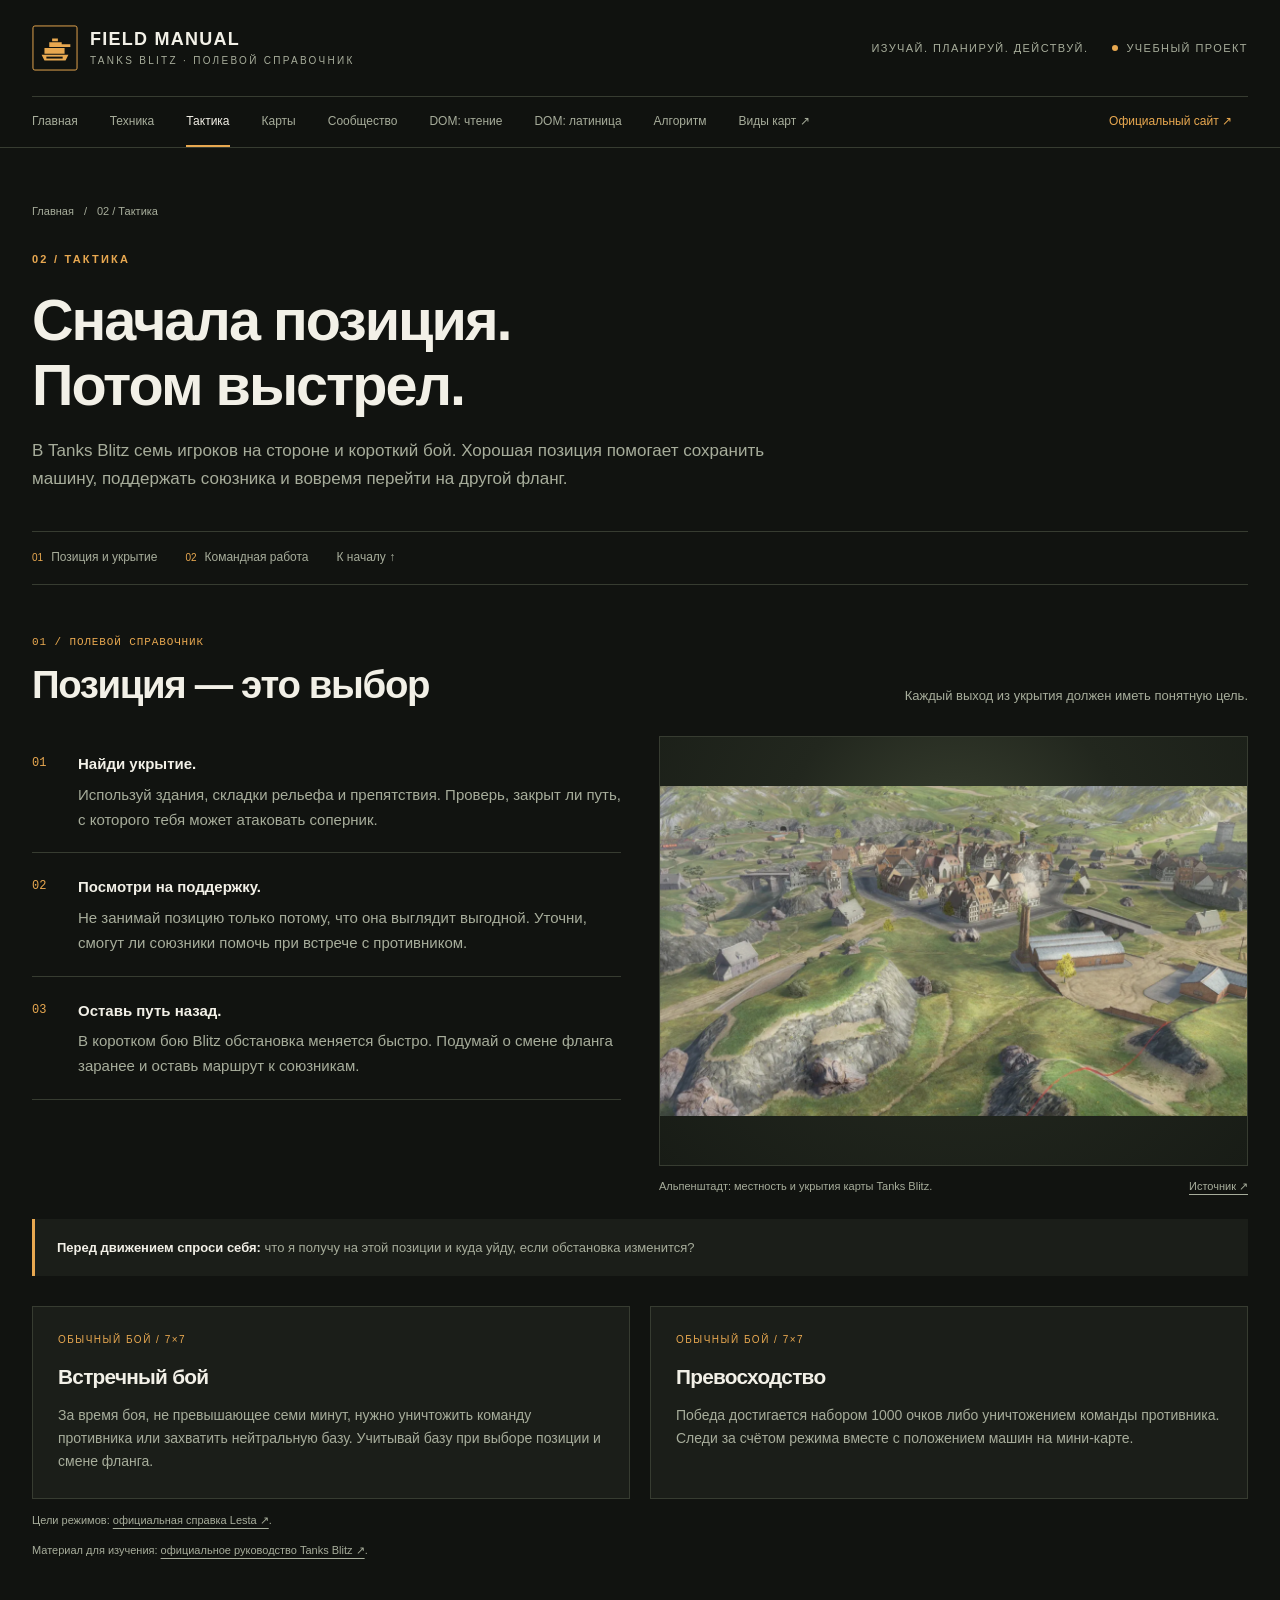
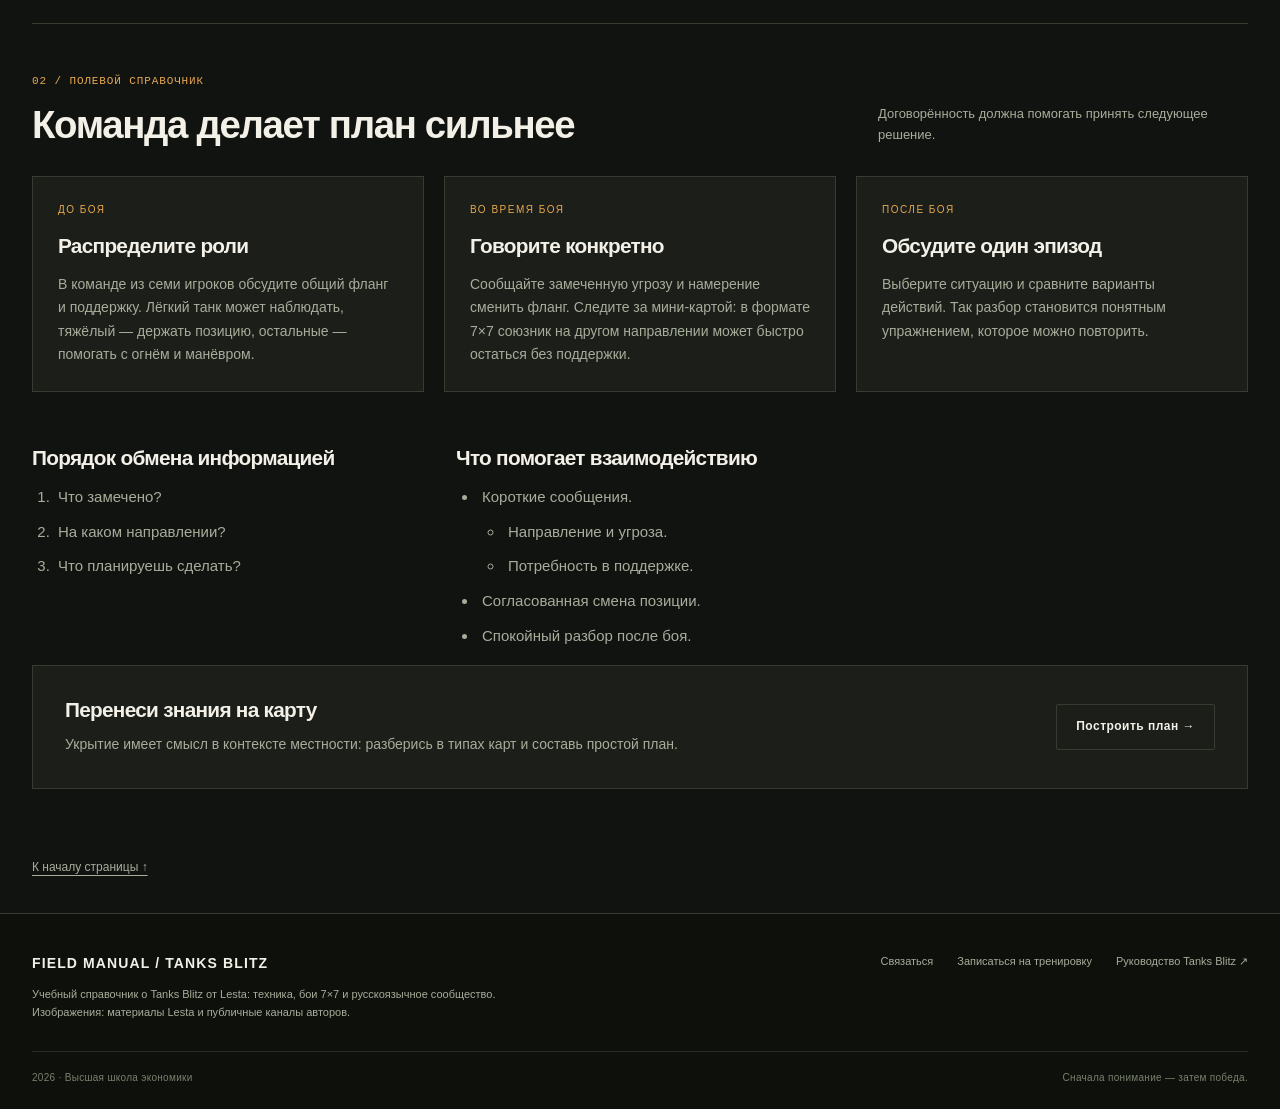
<file: tactics.html>
<!doctype html>
<html lang="ru">
<head>
    <meta charset="utf-8">
    <meta name="viewport" content="width=device-width, initial-scale=1">
    <meta name="description"
          content="Полевой справочник Tanks Blitz от Lesta: четыре класса техники, бои 7×7, карты и сообщество СНГ.">
    <title>Тактика | Tanks Blitz — Field Manual</title>
    <link rel="icon" href="images/field-manual-mark.svg" type="image/svg+xml">
    <link rel="stylesheet" href="assets/css/styles.css">
    <script src="assets/js/config.js" defer>
    </script>
    <script src="assets/js/main.js" defer>
    </script>
</head>
<body>
<a class="skip-link" href="#content">К содержимому</a>
<header class="site-header" id="top">
    <div class="container">
        <div class="header-main">
            <a class="brand" href="index.html">
                <img src="images/field-manual-mark.svg" width="46" height="46" alt="Танк: перейти на главную">
                <span>
<strong>FIELD MANUAL</strong>
<small>Tanks Blitz · полевой справочник</small>
</span>
            </a>
            <div class="header-meta">
                <span>Изучай. Планируй. Действуй.</span>
                <span class="status-dot">Учебный проект</span>
            </div>
        </div>
        <nav class="main-nav" aria-label="Основная навигация">
            <a href="index.html">Главная</a>
            <a href="vehicles.html">Техника</a>
            <a href="tactics.html" class="active" aria-current="page">Тактика</a>
            <a href="maps.html">Карты</a>
            <a href="community.html">Сообщество</a>
            <a href="dom-read.html">DOM: чтение</a>
            <a href="dom-transliteration.html">DOM: латиница</a>
            <a href="algorithm.html">Алгоритм</a>
            <a href="maps.html#map-types">Виды карт ↗</a>
            <a class="nav-external" href="https://tanksblitz.ru/ru/" target="_blank" rel="noopener noreferrer">Официальный
                сайт ↗</a>
        </nav>
    </div>
</header>
<main id="content">
    <div class="container page-heading">
        <div class="breadcrumb">
            <a href="index.html">Главная</a>
            <span>/</span>
            <span>02 / Тактика</span>
        </div>
        <span class="eyebrow">02 / Тактика</span>
        <h1>Сначала позиция.<br>Потом выстрел.</h1>
        <p class="intro">В Tanks Blitz семь игроков на стороне и короткий бой. Хорошая позиция помогает сохранить
            машину, поддержать союзника и вовремя перейти на другой фланг.</p>
    </div>
    <div class="container">
        <nav class="section-nav" aria-label="Разделы страницы">
            <a href="#section-1">
                <span>01</span>Позиция и укрытие</a>
            <a href="#section-2">
                <span>02</span>Командная работа</a>
            <a href="#top">К началу ↑</a>
        </nav>
        <section class="section" id="section-1">
            <div class="section-heading">
                <div>
                    <div class="section-number">01 / ПОЛЕВОЙ СПРАВОЧНИК</div>
                    <h2>Позиция — это выбор</h2>
                </div>
                <p>Каждый выход из укрытия должен иметь понятную цель.</p>
            </div>
            <div class="split">
                <div class="reading">
                    <ol class="list-steps">
                        <li>
                            <strong>Найди укрытие.</strong>Используй здания, складки рельефа и препятствия. Проверь,
                            закрыт ли путь, с которого тебя может атаковать соперник.
                        </li>
                        <li>
                            <strong>Посмотри на поддержку.</strong>Не занимай позицию только потому, что она выглядит
                            выгодной. Уточни, смогут ли союзники помочь при встрече с противником.
                        </li>
                        <li>
                            <strong>Оставь путь назад.</strong>В коротком бою Blitz обстановка меняется быстро. Подумай
                            о смене фланга заранее и оставь маршрут к союзникам.
                        </li>
                    </ol>
                </div>
                <figure>
                    <div class="photo-slot hero-photo" data-placeholder="Фото позиции и укрытия">
                        <img src="images/tactics-position.png"
                             alt="Альпенштадт: местность и укрытия карты Tanks Blitz.">
                    </div>
                    <figcaption class="photo-caption"><span>Альпенштадт: местность и укрытия карты Tanks Blitz.</span>
                        <a class="photo-credit" href="https://wiki.lesta.ru/ru/Tanks_Blitz:Альпенштадт" target="_blank"
                           rel="noopener noreferrer">Источник ↗</a></figcaption>
                </figure>
            </div>
            <div class="notice">
                <strong>Перед движением спроси себя:</strong> что я получу на этой позиции и куда уйду, если обстановка
                изменится?
            </div>
            <div class="mode-grid">
                <article class="card"><span class="card-label">Обычный бой / 7×7</span>
                    <h3>Встречный бой</h3>
                    <p>За время боя, не превышающее семи минут, нужно уничтожить команду противника или захватить
                        нейтральную базу. Учитывай базу при выборе позиции и смене фланга.</p></article>
                <article class="card"><span class="card-label">Обычный бой / 7×7</span>
                    <h3>Превосходство</h3>
                    <p>Победа достигается набором 1000 очков либо уничтожением команды противника. Следи за счётом
                        режима вместе с положением машин на мини-карте.</p></article>
            </div>
            <p class="caption-note">Цели режимов: <a href="https://lesta.ru/support/ru/products/tb/article/15401/"
                                                     target="_blank" rel="noopener noreferrer">официальная справка Lesta
                ↗</a>.</p>
            <p class="caption-note">Материал для изучения: <a href="https://wiki.lesta.ru/ru/Tanks_Blitz"
                                                              target="_blank" rel="noopener noreferrer">официальное
                руководство Tanks Blitz ↗</a>.</p>
        </section>
        <section class="section" id="section-2">
            <div class="section-heading">
                <div>
                    <div class="section-number">02 / ПОЛЕВОЙ СПРАВОЧНИК</div>
                    <h2>Команда делает план сильнее</h2>
                </div>
                <p>Договорённость должна помогать принять следующее решение.</p>
            </div>
            <div class="card-grid">
                <article class="card">
                    <span class="card-label">До боя</span>
                    <h3>Распределите роли</h3>
                    <p>В команде из семи игроков обсудите общий фланг и поддержку. Лёгкий танк может наблюдать, тяжёлый
                        — держать позицию, остальные — помогать с огнём и манёвром.</p>
                </article>
                <article class="card">
                    <span class="card-label">Во время боя</span>
                    <h3>Говорите конкретно</h3>
                    <p>Сообщайте замеченную угрозу и намерение сменить фланг. Следите за мини-картой: в формате 7×7
                        союзник на другом направлении может быстро остаться без поддержки.</p>
                </article>
                <article class="card">
                    <span class="card-label">После боя</span>
                    <h3>Обсудите один эпизод</h3>
                    <p>Выберите ситуацию и сравните варианты действий. Так разбор становится понятным упражнением,
                        которое можно повторить.</p>
                </article>
            </div>
            <div class="split reading" style="margin-top:30px">
                <div>
                    <h3>Порядок обмена информацией</h3>
                    <ol>
                        <li>Что замечено?</li>
                        <li>На каком направлении?</li>
                        <li>Что планируешь сделать?</li>
                    </ol>
                </div>
                <div>
                    <h3>Что помогает взаимодействию</h3>
                    <ul>
                        <li>Короткие сообщения.
                            <ul>
                                <li>Направление и угроза.</li>
                                <li>Потребность в поддержке.</li>
                            </ul>
                        </li>
                        <li>Согласованная смена позиции.</li>
                        <li>Спокойный разбор после боя.</li>
                    </ul>
                </div>
            </div>
            <div class="callout">
                <div>
                    <h3>Перенеси знания на карту</h3>
                    <p>Укрытие имеет смысл в контексте местности: разберись в типах карт и составь простой план.</p>
                </div>
                <a class="button" href="maps.html#section-2">Построить план →</a>
            </div>
        </section>
        <a class="top-link" href="#top">К началу страницы ↑</a>
    </div>
</main>
<footer class="site-footer">
    <div class="container">
        <div class="footer-top">
            <div>
                <div class="footer-brand">FIELD MANUAL / TANKS BLITZ</div>
                <p>Учебный справочник о Tanks Blitz от Lesta: техника, бои 7×7 и русскоязычное сообщество. Изображения:
                    материалы Lesta и публичные каналы авторов.</p>
            </div>
            <div class="footer-links">
                <a href="community.html#contacts">Связаться</a>
                <a href="community.html#order">Записаться на тренировку</a>
                <a href="https://wiki.lesta.ru/ru/Tanks_Blitz" target="_blank" rel="noopener noreferrer">Руководство
                    Tanks Blitz ↗</a>
            </div>
        </div>
        <div class="footer-bottom">
            <span>2026 · Высшая школа экономики</span>
            <span>Сначала понимание — затем победа.</span>
        </div>
    </div>
</footer>
</body>
</html>
</file>
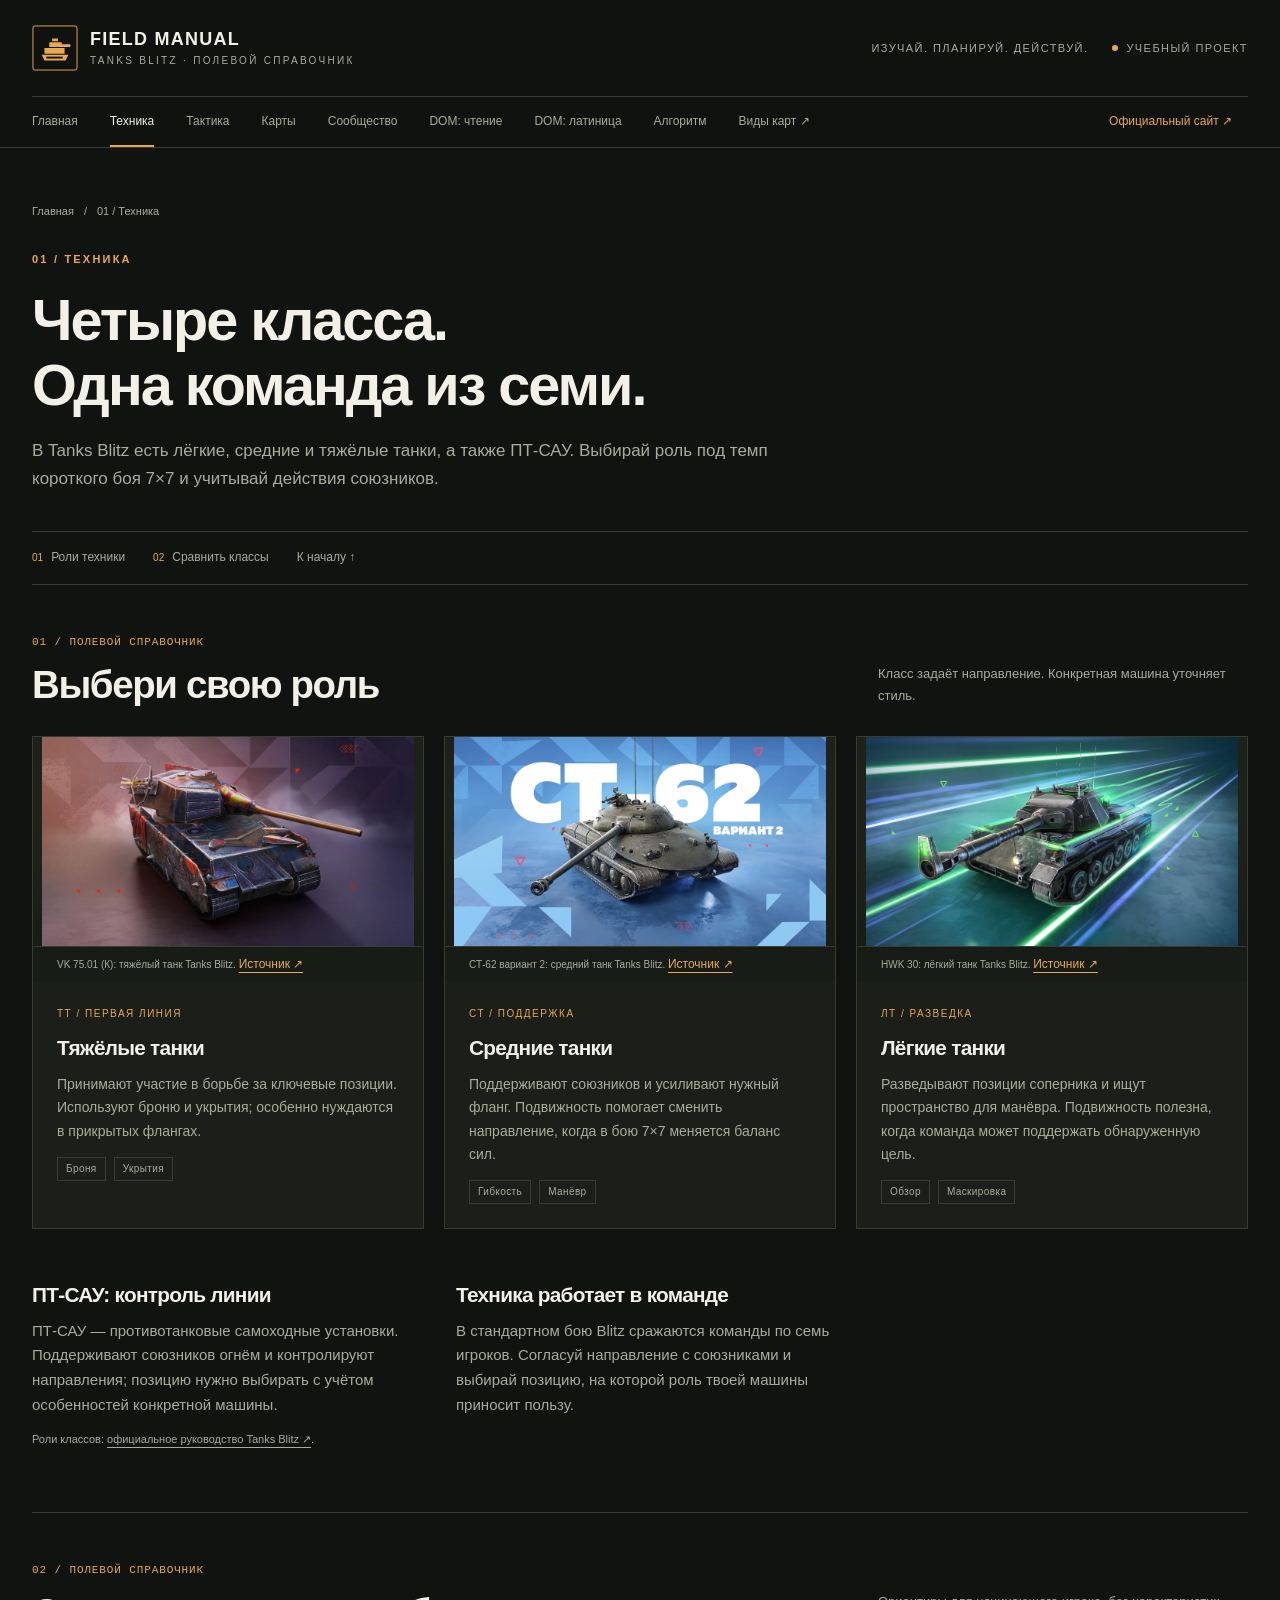
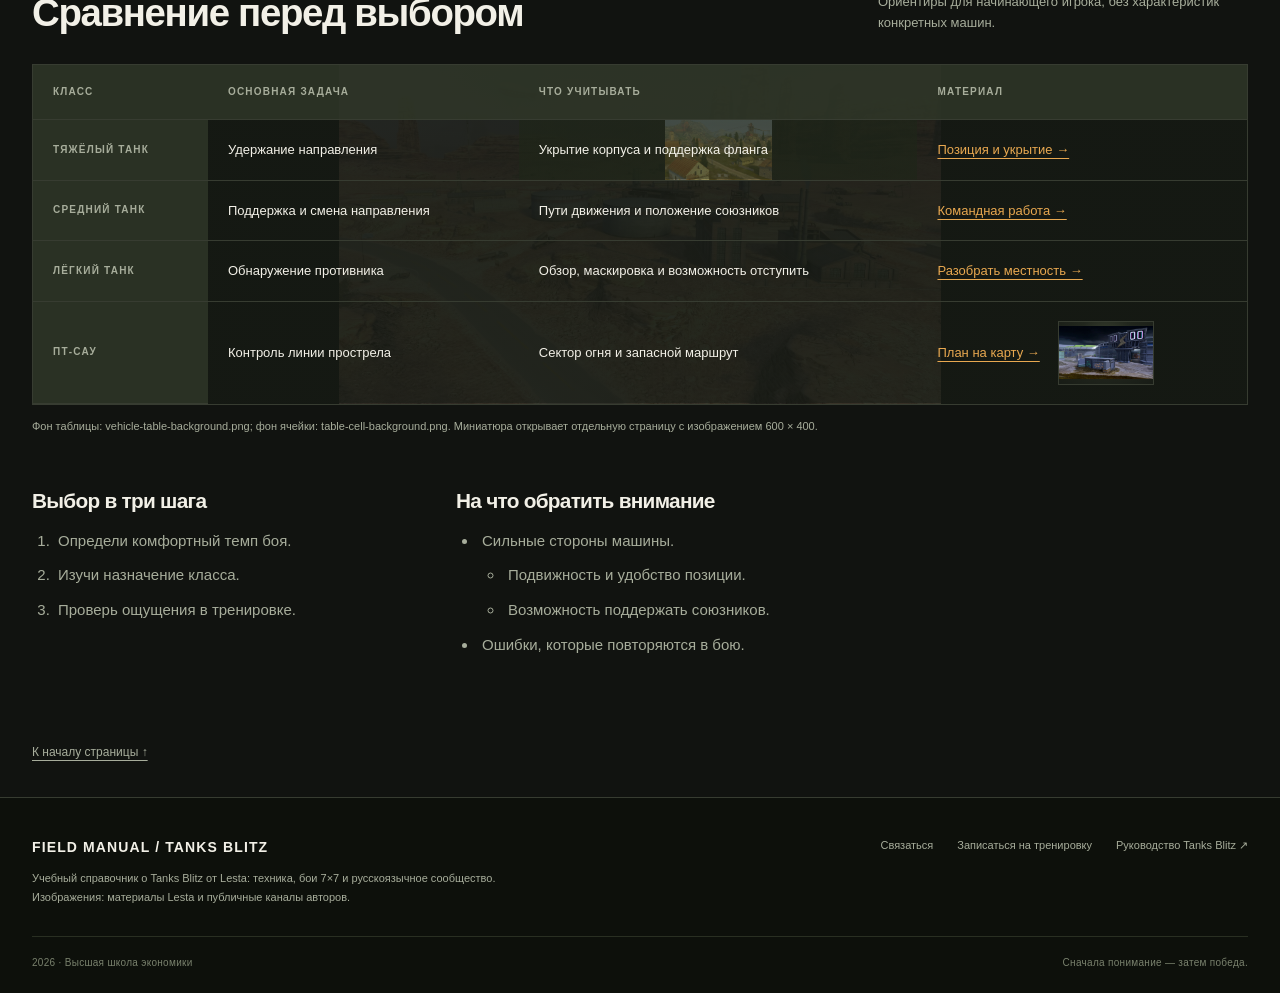
<file: vehicles.html>
<!doctype html>
<html lang="ru">
<head>
    <meta charset="utf-8">
    <meta name="viewport" content="width=device-width, initial-scale=1">
    <meta name="description"
          content="Полевой справочник Tanks Blitz от Lesta: четыре класса техники, бои 7×7, карты и сообщество СНГ.">
    <title>Техника | Tanks Blitz — Field Manual</title>
    <link rel="icon" href="images/field-manual-mark.svg" type="image/svg+xml">
    <link rel="stylesheet" href="assets/css/styles.css">
    <script src="assets/js/config.js" defer>
    </script>
    <script src="assets/js/main.js" defer>
    </script>
</head>
<body>
<a class="skip-link" href="#content">К содержимому</a>
<header class="site-header" id="top">
    <div class="container">
        <div class="header-main">
            <a class="brand" href="index.html">
                <img src="images/field-manual-mark.svg" width="46" height="46" alt="Танк: перейти на главную">
                <span>
<strong>FIELD MANUAL</strong>
<small>Tanks Blitz · полевой справочник</small>
</span>
            </a>
            <div class="header-meta">
                <span>Изучай. Планируй. Действуй.</span>
                <span class="status-dot">Учебный проект</span>
            </div>
        </div>
        <nav class="main-nav" aria-label="Основная навигация">
            <a href="index.html">Главная</a>
            <a href="vehicles.html" class="active" aria-current="page">Техника</a>
            <a href="tactics.html">Тактика</a>
            <a href="maps.html">Карты</a>
            <a href="community.html">Сообщество</a>
            <a href="dom-read.html">DOM: чтение</a>
            <a href="dom-transliteration.html">DOM: латиница</a>
            <a href="algorithm.html">Алгоритм</a>
            <a href="maps.html#map-types">Виды карт ↗</a>
            <a class="nav-external" href="https://tanksblitz.ru/ru/" target="_blank" rel="noopener noreferrer">Официальный
                сайт ↗</a>
        </nav>
    </div>
</header>
<main id="content">
    <div class="container page-heading">
        <div class="breadcrumb">
            <a href="index.html">Главная</a>
            <span>/</span>
            <span>01 / Техника</span>
        </div>
        <span class="eyebrow">01 / Техника</span>
        <h1>Четыре класса.<br>Одна команда из семи.</h1>
        <p class="intro">В Tanks Blitz есть лёгкие, средние и тяжёлые танки, а также ПТ-САУ. Выбирай роль под темп
            короткого боя 7×7 и учитывай действия союзников.</p>
    </div>
    <div class="container">
        <nav class="section-nav" aria-label="Разделы страницы">
            <a href="#section-1">
                <span>01</span>Роли техники</a>
            <a href="#section-2">
                <span>02</span>Сравнить классы</a>
            <a href="#top">К началу ↑</a>
        </nav>
        <section class="section" id="section-1">
            <div class="section-heading">
                <div>
                    <div class="section-number">01 / ПОЛЕВОЙ СПРАВОЧНИК</div>
                    <h2>Выбери свою роль</h2>
                </div>
                <p>Класс задаёт направление. Конкретная машина уточняет стиль.</p>
            </div>
            <div class="card-grid">
                <article class="card feature-card">
                    <figure>
                        <div class="photo-slot" data-placeholder="Фото тяжёлого танка">
                            <img src="images/heavy-tank.jpg" alt="VK 75.01 (К): тяжёлый танк Tanks Blitz.">
                        </div>
                        <figcaption><span>VK 75.01 (К): тяжёлый танк Tanks Blitz.</span> <a class="photo-credit"
                                                                                            href="https://tanksblitz.ru/ru/news/event/lockboxes-vk7501k/"
                                                                                            target="_blank"
                                                                                            rel="noopener noreferrer">Источник
                            ↗</a></figcaption>
                    </figure>
                    <div class="card-content">
                        <span class="card-label">ТТ / Первая линия</span>
                        <h3>Тяжёлые танки</h3>
                        <p>Принимают участие в борьбе за ключевые позиции. Используют броню и укрытия; особенно
                            нуждаются в прикрытых флангах.</p>
                        <div class="tags">
                            <span class="tag">Броня</span>
                            <span class="tag">Укрытия</span>
                        </div>
                    </div>
                </article>
                <article class="card feature-card">
                    <figure>
                        <div class="photo-slot" data-placeholder="Фото среднего танка">
                            <img src="images/medium-tank.jpg" alt="СТ-62 вариант 2: средний танк Tanks Blitz.">
                        </div>
                        <figcaption><span>СТ-62 вариант 2: средний танк Tanks Blitz.</span> <a class="photo-credit"
                                                                                               href="https://tanksblitz.ru/ru/news/event/st-62-ver-2/"
                                                                                               target="_blank"
                                                                                               rel="noopener noreferrer">Источник
                            ↗</a></figcaption>
                    </figure>
                    <div class="card-content">
                        <span class="card-label">СТ / Поддержка</span>
                        <h3>Средние танки</h3>
                        <p>Поддерживают союзников и усиливают нужный фланг. Подвижность помогает сменить направление,
                            когда в бою 7×7 меняется баланс сил.</p>
                        <div class="tags">
                            <span class="tag">Гибкость</span>
                            <span class="tag">Манёвр</span>
                        </div>
                    </div>
                </article>
                <article class="card feature-card">
                    <figure>
                        <div class="photo-slot" data-placeholder="Фото лёгкого танка">
                            <img src="images/light-tank.jpg" alt="HWK 30: лёгкий танк Tanks Blitz.">
                        </div>
                        <figcaption><span>HWK 30: лёгкий танк Tanks Blitz.</span> <a class="photo-credit"
                                                                                     href="https://tanksblitz.ru/ru/news/event/hwk-30/"
                                                                                     target="_blank"
                                                                                     rel="noopener noreferrer">Источник
                            ↗</a></figcaption>
                    </figure>
                    <div class="card-content">
                        <span class="card-label">ЛТ / Разведка</span>
                        <h3>Лёгкие танки</h3>
                        <p>Разведывают позиции соперника и ищут пространство для манёвра. Подвижность полезна, когда
                            команда может поддержать обнаруженную цель.</p>
                        <div class="tags">
                            <span class="tag">Обзор</span>
                            <span class="tag">Маскировка</span>
                        </div>
                    </div>
                </article>
            </div>
            <div class="split reading" style="margin-top:30px">
                <div>
                    <h3>ПТ-САУ: контроль линии</h3>
                    <p>ПТ-САУ — противотанковые самоходные установки. Поддерживают союзников огнём и контролируют
                        направления; позицию нужно выбирать с учётом особенностей конкретной машины.</p>
                </div>
                <div>
                    <h3>Техника работает в команде</h3>
                    <p>В стандартном бою Blitz сражаются команды по семь игроков. Согласуй направление с союзниками и
                        выбирай позицию, на которой роль твоей машины приносит пользу.</p>
                </div>
            </div>
            <div class="caption-note">Роли классов: <a href="https://wiki.lesta.ru/ru/Tanks_Blitz" target="_blank"
                                                       rel="noopener noreferrer">официальное руководство Tanks Blitz
                ↗</a>.
            </div>
        </section>
        <section class="section" id="section-2">
            <div class="section-heading">
                <div>
                    <div class="section-number">02 / ПОЛЕВОЙ СПРАВОЧНИК</div>
                    <h2>Сравнение перед выбором</h2>
                </div>
                <p>Ориентиры для начинающего игрока, без характеристик конкретных машин.</p>
            </div>
            <div class="table-wrap">
                <table class="vehicle-table">
                    <caption class="sr-only">Сравнение четырёх классов техники Tanks Blitz</caption>
                    <thead>
                    <tr>
                        <th scope="col">Класс</th>
                        <th scope="col">Основная задача</th>
                        <th scope="col">Что учитывать</th>
                        <th scope="col">Материал</th>
                    </tr>
                    </thead>
                    <tbody>
                    <tr>
                        <th scope="row">Тяжёлый танк</th>
                        <td>Удержание направления</td>
                        <td class="photo-cell">Укрытие корпуса и поддержка фланга</td>
                        <td>
                            <a href="tactics.html#section-1">Позиция и укрытие →</a>
                        </td>
                    </tr>
                    <tr>
                        <th scope="row">Средний танк</th>
                        <td>Поддержка и смена направления</td>
                        <td>Пути движения и положение союзников</td>
                        <td>
                            <a href="tactics.html#section-2">Командная работа →</a>
                        </td>
                    </tr>
                    <tr>
                        <th scope="row">Лёгкий танк</th>
                        <td>Обнаружение противника</td>
                        <td>Обзор, маскировка и возможность отступить</td>
                        <td>
                            <a href="maps.html#map-types">Разобрать местность →</a>
                        </td>
                    </tr>
                    <tr>
                        <th scope="row">ПТ-САУ</th>
                        <td>Контроль линии прострела</td>
                        <td>Сектор огня и запасной маршрут</td>
                        <td>
                            <div class="table-materials"><a href="maps.html#section-2">План на карту →</a>
                                <a class="thumbnail-link" href="image-viewer.html" target="_blank"
                                   rel="noopener noreferrer"
                                   aria-label="Открыть панораму карты 600 на 400 в новом окне">
                                    <div class="photo-slot thumbnail-slot" data-placeholder="Панорама ↗">
                                        <img src="images/map-thumbnail.png" width="96" height="64"
                                             alt="Миниатюра карты: открыть изображение 600 × 400">
                                    </div>
                                </a>
                            </div>
                        </td>
                    </tr>
                    </tbody>
                </table>
            </div>
            <p class="caption-note">Фон таблицы: vehicle-table-background.png; фон ячейки: table-cell-background.png.
                Миниатюра открывает отдельную страницу с изображением 600 × 400.</p>
            <div class="split reading" style="margin-top:30px">
                <div>
                    <h3>Выбор в три шага</h3>
                    <ol>
                        <li>Определи комфортный темп боя.</li>
                        <li>Изучи назначение класса.</li>
                        <li>Проверь ощущения в тренировке.</li>
                    </ol>
                </div>
                <div>
                    <h3>На что обратить внимание</h3>
                    <ul>
                        <li>Сильные стороны машины.
                            <ul>
                                <li>Подвижность и удобство позиции.</li>
                                <li>Возможность поддержать союзников.</li>
                            </ul>
                        </li>
                        <li>Ошибки, которые повторяются в бою.</li>
                    </ul>
                </div>
            </div>
        </section>
        <a class="top-link" href="#top">К началу страницы ↑</a>
    </div>
</main>
<footer class="site-footer">
    <div class="container">
        <div class="footer-top">
            <div>
                <div class="footer-brand">FIELD MANUAL / TANKS BLITZ</div>
                <p>Учебный справочник о Tanks Blitz от Lesta: техника, бои 7×7 и русскоязычное сообщество. Изображения:
                    материалы Lesta и публичные каналы авторов.</p>
            </div>
            <div class="footer-links">
                <a href="community.html#contacts">Связаться</a>
                <a href="community.html#order">Записаться на тренировку</a>
                <a href="https://wiki.lesta.ru/ru/Tanks_Blitz" target="_blank" rel="noopener noreferrer">Руководство
                    Tanks Blitz ↗</a>
            </div>
        </div>
        <div class="footer-bottom">
            <span>2026 · Высшая школа экономики</span>
            <span>Сначала понимание — затем победа.</span>
        </div>
    </div>
</footer>
</body>
</html>
</file>
<file: assets/css/styles.css>
:root {
  color-scheme:dark;
  --bg:#111310;
  --surface:#1b1e19;
  --surface-2:#23271f;
  --line:#373c31;
  --text:#f2f0e7;
  --muted:#a7ad9b;
  --accent:#e8a850;
  --accent-dark:#b7772d;
  --paper:#eee6d6;
  --radius:4px;
  --max:1240px
}
* {
  box-sizing:border-box
}
html {
  scroll-behavior:smooth;
  scroll-padding-top:25px
}
body {
  margin:0;
  background:var(--bg);
  color:var(--text);
  font-family:Arial,Helvetica,sans-serif;
  line-height:1.65
}
a {
  color:inherit;
  text-decoration-thickness:1px;
  text-underline-offset:4px
}
button,input,select,textarea {
  font:inherit
}
button,a,input,select,textarea {
  touch-action:manipulation
}
button {
  cursor:pointer
}
img {
  display:block;
  max-width:100%
}
h1,h2,h3,p,figure {
  margin:0
}
h1,h2,h3 {
  line-height:1.12;
  letter-spacing:-.035em
}
h1 {
  font-size:clamp(2.55rem,5.6vw,5.4rem);
  font-weight:800
}
h2 {
  font-size:clamp(1.8rem,3vw,2.75rem)
}
h3 {
  font-size:1.3rem
}
p+p {
  margin-top:1em
}
a:hover {
  color:var(--accent)
}
:focus-visible {
  outline:3px solid var(--accent);
  outline-offset:5px
}
::selection {
  background:var(--accent);
  color:var(--bg)
}
.container {
  width:min(var(--max),calc(100% - 64px));
  margin-inline:auto
}
.skip-link {
  position:absolute;
  left:20px;
  top:-100px;
  background:var(--accent);
  color:var(--bg);
  z-index:100;
  padding:10px 16px
}
.skip-link:focus {
  top:12px
}
.site-header {
  border-bottom:1px solid var(--line);
  background:rgba(17,19,16,.98)
}
.header-main {
  display:flex;
  align-items:center;
  justify-content:space-between;
  gap:32px;
  min-height:96px
}
.brand {
  display:flex;
  align-items:center;
  gap:12px;
  text-decoration:none;
  min-width:max-content
}
.brand img {
  width:46px;
  height:46px
}
.brand strong {
  font-size:18px;
  letter-spacing:.07em;
  line-height:1.3
}
.brand small {
  display:block;
  color:var(--muted);
  font-size:10px;
  letter-spacing:.23em;
  text-transform:uppercase
}
.header-meta {
  color:var(--muted);
  font-size:11px;
  letter-spacing:.13em;
  text-transform:uppercase;
  display:flex;
  align-items:center;
  gap:24px
}
.status-dot {
  display:inline-flex;
  align-items:center;
  gap:8px
}
.status-dot:before {
  content:'';
  width:6px;
  height:6px;
  background:var(--accent);
  border-radius:50%
}
.main-nav {
  display:flex;
  align-items:center;
  flex-wrap:wrap;
  border-top:1px solid var(--line);
  gap:0
}
.main-nav a {
  position:relative;
  display:block;
  font-size:12px;
  text-decoration:none;
  padding:15px 16px;
  color:var(--muted);
  white-space:nowrap
}
.main-nav a:first-child {
  padding-left:0
}
.main-nav a.active,.main-nav a:hover {
  color:var(--text)
}
.main-nav a.active:after {
  position:absolute;
  content:'';
  height:2px;
  background:var(--accent);
  left:16px;
  right:16px;
  bottom:0
}
.main-nav a:first-child.active:after {
  left:0
}
.main-nav .nav-external {
  margin-left:auto;
  color:var(--accent)
}
.eyebrow {
  display:block;
  color:var(--accent);
  text-transform:uppercase;
  font-size:11px;
  font-weight:700;
  letter-spacing:.2em;
  margin-bottom:20px
}
.hero {
  padding:68px 0 54px;
  border-bottom:1px solid var(--line)
}
.hero-grid {
  display:grid;
  grid-template-columns:minmax(0,1.05fr) minmax(0,.95fr);
  gap:56px;
  align-items:center
}
.hero-copy .intro {
  font-size:17px;
  max-width:600px;
  color:var(--muted);
  margin-top:25px
}
.hero-copy h1 span {
  color:var(--accent)
}
.hero-actions {
  display:flex;
  gap:12px;
  flex-wrap:wrap;
  margin-top:30px
}
.button {
  display:inline-flex;
  align-items:center;
  justify-content:center;
  gap:14px;
  border:1px solid var(--line);
  border-radius:2px;
  text-decoration:none;
  background:transparent;
  color:var(--text);
  padding:12px 19px;
  font-size:12px;
  font-weight:700;
  letter-spacing:.04em;
  min-height:46px
}
.button:hover {
  border-color:var(--accent);
  color:var(--accent)
}
.button-primary {
  background:var(--accent);
  color:var(--bg);
  border-color:var(--accent)
}
.button-primary:hover {
  background:#f3be72;
  color:var(--bg)
}
.button-small {
  padding:8px 14px;
  min-height:38px
}
.photo-slot {
  position:relative;
  min-width:0;
  overflow:hidden;
  background:radial-gradient(ellipse at 50% 30%,#3c4332 0%,#22271e 43%,#181c16 100%);
  border:1px solid var(--line);
  min-height:220px
}
.photo-slot:before {
  position:absolute;
  content:'';
  inset:0;
  background:repeating-linear-gradient(135deg,transparent 0,transparent 34px,rgba(255,255,255,.025) 34px,rgba(255,255,255,.025) 35px)
}
.photo-slot:after {
  content:attr(data-placeholder);
  position:absolute;
  left:20px;
  right:20px;
  top:50%;
  transform:translateY(-50%);
  text-align:center;
  font-size:10px;
  text-transform:uppercase;
  letter-spacing:.22em;
  color:#b7bfaa;
  pointer-events:none
}
.photo-slot img {
  width:100%;
  height:100%;
  object-fit:contain;
  position:absolute;
  inset:0
}
.hero-photo {
  min-height:430px
}
.photo-corner {
  position:absolute;
  z-index:1;
  left:22px;
  top:20px;
  border:1px solid #5a614e;
  padding:6px 10px;
  color:var(--muted);
  font-size:10px;
  letter-spacing:.16em
}
.photo-scale {
  position:absolute;
  bottom:18px;
  right:20px;
  color:var(--muted);
  font-size:10px;
  letter-spacing:.13em
}
.photo-caption {
  display:flex;
  justify-content:space-between;
  gap:16px;
  color:var(--muted);
  font-size:11px;
  line-height:1.5;
  padding-top:12px
}
.photo-caption .file-name {
  font-family:monospace;
  font-size:10px;
  overflow-wrap:anywhere
}
.metrics {
  display:grid;
  grid-template-columns:repeat(3,minmax(0,1fr));
  margin-top:32px;
  max-width:480px;
  border-top:1px solid var(--line);
  padding-top:22px;
  gap:20px
}
.metric strong {
  font-size:23px;
  line-height:1;
  color:var(--text)
}
.metric span {
  display:block;
  color:var(--muted);
  font-size:10px;
  margin-top:5px;
  text-transform:uppercase;
  letter-spacing:.09em
}
.page-heading {
  padding:54px 0 38px
}
.page-heading h1 {
  font-size:clamp(2.3rem,4.5vw,4.1rem);
  max-width:1030px
}
.page-heading .intro {
  margin-top:20px;
  color:var(--muted);
  max-width:760px;
  font-size:17px
}
.breadcrumb {
  display:flex;
  gap:10px;
  font-size:11px;
  color:var(--muted);
  margin-bottom:30px
}
.breadcrumb a {
  text-decoration:none
}
.section-nav {
  border-block:1px solid var(--line);
  display:flex;
  gap:28px;
  flex-wrap:wrap;
  padding:16px 0;
  margin-bottom:48px
}
.section-nav a {
  font-size:12px;
  text-decoration:none;
  color:var(--muted)
}
.section-nav a:hover {
  color:var(--accent)
}
.section-nav span {
  color:var(--accent);
  margin-right:8px;
  font-size:10px
}
.section {
  padding:0 0 64px
}
.section+.section {
  padding-top:48px;
  border-top:1px solid var(--line)
}
.section-heading {
  display:flex;
  justify-content:space-between;
  align-items:flex-end;
  gap:24px;
  margin-bottom:30px
}
.section-heading p {
  font-size:13px;
  max-width:370px;
  color:var(--muted)
}
.section-number {
  font-size:11px;
  font-family:monospace;
  color:var(--accent);
  margin-bottom:12px;
  letter-spacing:.08em
}
.card-grid {
  display:grid;
  grid-template-columns:repeat(3,minmax(0,1fr));
  gap:20px
}
.card {
  border:1px solid var(--line);
  background:var(--surface);
  padding:25px;
  display:flex;
  flex-direction:column;
  gap:16px
}
.card-label {
  font-size:10px;
  color:var(--accent);
  text-transform:uppercase;
  letter-spacing:.15em
}
.card p {
  font-size:14px;
  color:var(--muted)
}
.card a {
  font-size:12px;
  color:var(--accent);
  margin-top:auto;
  align-self:flex-start
}
.card .card-number {
  font-size:12px;
  font-family:monospace;
  color:var(--muted)
}
.feature-card {
  padding:0;
  gap:0
}
.feature-card .photo-slot {
  min-height:210px;
  border:none;
  border-bottom:1px solid var(--line)
}
.feature-card .card-content {
  padding:24px;
  display:flex;
  flex-direction:column;
  gap:14px;
  flex:1
}
.feature-card figcaption {
  font-size:10px;
  color:var(--muted);
  padding:8px 24px;
  background:#181c16
}
.split {
  display:grid;
  grid-template-columns:minmax(0,1fr) minmax(0,1fr);
  gap:38px
}
.reading {
  max-width:810px
}
.reading p,.reading li {
  color:var(--muted);
  font-size:15px
}
.reading h3 {
  margin:24px 0 12px
}
.reading ul,.reading ol {
  padding-left:22px
}
.reading li {
  padding-left:4px;
  margin:10px 0
}
.reading ul ul {
  margin-top:6px
}
.list-steps {
  list-style:none;
  counter-reset:steps;
  padding:0!important
}
.list-steps>li {
  counter-increment:steps;
  border-bottom:1px solid var(--line);
  padding:0 0 20px 46px!important;
  position:relative;
  margin-bottom:22px!important
}
.list-steps>li:before {
  position:absolute;
  left:0;
  top:2px;
  content:'0' counter(steps);
  font-family:monospace;
  color:var(--accent);
  font-size:12px
}
.list-steps strong {
  display:block;
  color:var(--text);
  margin-bottom:6px
}
.notice {
  border-left:3px solid var(--accent);
  padding:18px 22px;
  background:var(--surface);
  color:var(--muted);
  font-size:13px;
  margin:24px 0
}
.notice strong {
  color:var(--text)
}
.table-wrap {
  overflow-x:auto;
  border:1px solid var(--line)
}
.vehicle-table {
  border-collapse:collapse;
  width:100%;
  background-image:linear-gradient(rgba(21,25,19,.93),rgba(21,25,19,.93)),url('../../images/vehicle-table-background.png');
  background-size:100% 100%, contain;
  background-position:center;
  background-repeat:no-repeat;
  font-size:13px;
  min-width:760px
}
.vehicle-table th,.vehicle-table td {
  text-align:left;
  padding:19px 20px;
  border-bottom:1px solid var(--line);
  vertical-align:middle
}
.vehicle-table th {
  font-size:10px;
  letter-spacing:.12em;
  text-transform:uppercase;
  color:var(--muted);
  background:rgba(48,55,40,.8)
}
.vehicle-table tr:last-child td {
  border-bottom:none
}
.vehicle-table .photo-cell {
  background-image:linear-gradient(rgba(30,37,24,.7),rgba(30,37,24,.7)),url('../../images/table-cell-background.png');
  background-size:100% 100%, contain;
  background-position:center;
  background-repeat:no-repeat
}
.vehicle-table a {
  color:var(--accent)
}
.thumbnail-link {
  display:inline-block;
  text-decoration:none
}
.thumbnail-slot {
  width:96px;
  height:64px;
  min-height:0
}
.thumbnail-slot:after {
  font-size:8px;
  letter-spacing:.06em;
  left:4px;
  right:4px
}
.thumbnail-slot img {
  width:100%;
  height:100%
}
.caption-note {
  font-size:11px;
  color:var(--muted);
  margin-top:12px
}
.tag {
  display:inline-block;
  border:1px solid var(--line);
  font-size:10px;
  letter-spacing:.04em;
  padding:3px 8px;
  color:var(--muted)
}
.tags {
  display:flex;
  gap:8px;
  flex-wrap:wrap
}
.callout {
  border:1px solid var(--line);
  background:var(--surface);
  padding:32px;
  display:flex;
  gap:32px;
  align-items:center;
  justify-content:space-between
}
.callout h3 {
  margin-bottom:12px
}
.callout p {
  color:var(--muted);
  font-size:14px;
  max-width:650px
}
.form-panel {
  background:var(--surface);
  border:1px solid var(--line);
  padding:30px
}
.form-panel h3 {
  margin-bottom:12px
}
.form-description {
  color:var(--muted);
  font-size:13px;
  margin-bottom:26px
}
.form-grid {
  display:grid;
  grid-template-columns:minmax(0,1fr) minmax(0,1fr);
  gap:20px
}
.field {
  display:flex;
  flex-direction:column;
  gap:8px
}
.field label,.field-label {
  font-size:12px;
  font-weight:700;
  color:var(--text)
}
.field input,.field select,.field textarea {
  background:#12160f;
  color:var(--text);
  border:1px solid #444c3b;
  border-radius:2px;
  padding:11px 12px;
  width:100%;
  min-height:45px
}
.field input:focus,.field select:focus,.field textarea:focus {
  border-color:var(--accent)
}
.field input::placeholder,.field textarea::placeholder {
  color:#7f8874
}
.field input[type=date] {
  color-scheme:dark
}
.field small {
  color:var(--muted);
  font-size:11px
}
.field-wide {
  grid-column:1/-1
}
fieldset {
  border:1px solid var(--line);
  padding:17px 20px;
  margin:0
}
legend {
  padding:0 8px;
  font-size:12px;
  font-weight:700
}
.choice {
  display:flex;
  align-items:flex-start;
  gap:10px;
  font-size:13px;
  margin:8px 0;
  color:var(--muted)
}
.choice input {
  accent-color:var(--accent);
  margin-top:5px;
  width:15px;
  height:15px;
  flex-shrink:0
}
.choice strong {
  color:var(--text);
  font-weight:400
}
.form-actions {
  display:flex;
  gap:14px;
  flex-wrap:wrap;
  margin-top:25px;
  align-items:center
}
.form-actions small {
  font-size:11px;
  color:var(--muted);
  max-width:270px
}
.field-error {
  color:#ffc1a6;
  font-size:12px
}
.js-status {
  padding:14px 18px;
  background:#252f1c;
  border:1px solid #576c3b;
  font-size:13px;
  margin-top:20px
}
.js-status:empty {
  display:none
}
.passport-layout {
  display:grid;
  grid-template-columns:minmax(0,1fr) minmax(270px,.65fr);
  gap:30px;
  align-items:start
}
.passport-pages {
  display:grid;
  gap:20px
}
.passport-page {
  background:var(--paper);
  color:#3e3431;
  border-radius:5px;
  padding:32px;
  box-shadow:0 8px 30px #0002;
  font-family:Georgia,'Times New Roman',serif;
  min-height:270px;
  position:relative;
  overflow:hidden;
  border:1px solid #bdad93;
  background-image:repeating-linear-gradient(45deg,transparent 0,transparent 14px,#9584730b 14px,#9584730b 15px)
}
.passport-title {
  font-size:11px;
  letter-spacing:.18em;
  text-transform:uppercase;
  text-align:center;
  color:#856d5b;
  border-bottom:1px solid #bca78f;
  padding-bottom:16px;
  margin-bottom:25px
}
.passport-page p {
  font-size:13px;
  margin-top:12px;
  display:flex;
  gap:10px;
  align-items:baseline
}
.passport-page p span:first-child {
  color:#826d5e;
  font-size:11px
}
.passport-page p strong {
  font-weight:400;
  color:#3e3431
}
.passport-page-number {
  position:absolute;
  bottom:13px;
  right:16px;
  color:#a08b71;
  font-size:11px
}
.passport-identity {
  display:grid;
  grid-template-columns:118px 1fr;
  gap:22px
}
.passport-photo {
  min-height:165px;
  background:#d9cebb;
  border:1px solid #bdad93
}
.passport-photo:after {
  color:#8c785f;
  font-size:9px
}
.passport-note {
  font-size:11px;
  color:#917b66;
  margin-top:20px
}
.passport-value {
  font-size:16px!important;
  letter-spacing:.045em
}
.code-panel {
  padding:24px;
  border:1px solid var(--line);
  background:var(--surface);
  min-width:0
}
.code-panel h3 {
  margin-bottom:18px
}
.code-panel p {
  font-size:13px;
  color:var(--muted)
}
pre {
  margin:20px 0 0;
  padding:18px;
  background:#0e120c;
  border:1px solid var(--line);
  overflow:auto;
  font-size:11px;
  color:#ccd8b8;
  line-height:1.8
}
code {
  font-family:Consolas,'Courier New',monospace
}
.data-list {
  margin:20px 0 0;
  font-size:13px
}
.data-list div {
  padding:10px 0;
  border-bottom:1px solid var(--line);
  display:flex;
  justify-content:space-between;
  gap:10px
}
.data-list dt {
  color:var(--muted)
}
.data-list dd {
  margin:0;
  color:var(--accent);
  overflow-wrap:anywhere
}
.screenshot-slot {
  min-height:250px
}
.algorithm-result {
  border:1px solid var(--line);
  padding:22px;
  background:#12170e;
  min-height:120px
}
.algorithm-result h3 {
  font-size:14px;
  color:var(--accent);
  letter-spacing:0;
  margin-bottom:10px
}
.algorithm-result p {
  font-size:14px
}
.formula {
  font-family:monospace;
  font-size:16px;
  color:var(--accent);
  margin:20px 0;
  padding:20px;
  background:var(--surface);
  border:1px solid var(--line)
}
.faq-list details {
  border-bottom:1px solid var(--line);
  padding:20px 0
}
.faq-list summary {
  cursor:pointer;
  font-size:15px;
  font-weight:700
}
.faq-list details p {
  margin-top:14px;
  color:var(--muted);
  font-size:14px;
  max-width:820px
}
.top-link {
  display:inline-flex;
  gap:10px;
  color:var(--muted);
  font-size:12px;
  margin-bottom:35px
}
.site-footer {
  padding:38px 0 22px;
  border-top:1px solid var(--line);
  background:#0d100b
}
.footer-top {
  display:flex;
  justify-content:space-between;
  gap:28px;
  align-items:flex-start
}
.footer-brand {
  font-size:14px;
  font-weight:700;
  letter-spacing:.08em
}
.footer-top p {
  font-size:11px;
  color:var(--muted);
  max-width:520px;
  margin-top:10px
}
.footer-links {
  display:flex;
  gap:24px;
  font-size:11px;
  flex-wrap:wrap
}
.footer-links a {
  color:var(--muted);
  text-decoration:none
}
.footer-bottom {
  margin-top:30px;
  padding-top:18px;
  border-top:1px solid #292f22;
  display:flex;
  justify-content:space-between;
  gap:20px;
  font-size:10px;
  color:#79816d;
  letter-spacing:.03em
}
.viewer-page {
  display:flex;
  min-height:100vh;
  flex-direction:column;
  align-items:center;
  justify-content:center;
  padding:30px
}
.viewer-frame {
  width:600px;
  max-width:100%;
  margin:24px 0
}
.viewer-frame .photo-slot {
  width:600px;
  height:400px;
  min-height:400px;
  max-width:100%
}
.viewer-frame img {
  width:100%;
  height:100%;
  object-fit:contain
}
.viewer-page h1 {
  font-size:25px
}
.viewer-page .viewer-back {
  font-size:12px;
  color:var(--accent);
  margin-top:16px
}
.no-js-note {
  padding:15px;
  background:#3a2b1b;
  color:#ffd09a;
  font-size:13px
}
.checklist {
  margin:0;
  padding-left:18px;
  color:var(--muted);
  font-size:14px
}
.checklist li {
  margin-bottom:10px
}
@media(min-width:1400px) {
  .hero-photo {
    min-height:465px
  }
  
}
@media(max-width:1100px) {
  .main-nav a {
    padding-inline:10px;
    font-size:11px
  }
  .main-nav .nav-external {
    margin-left:0
  }
  .hero-grid {
    gap:32px
  }
  .hero-photo {
    min-height:390px
  }
  .header-meta {
    font-size:10px
  }
  .passport-layout {
    grid-template-columns:minmax(0,1fr)
  }
  .code-panel {
    max-width:none
  }
  .card-grid {
    gap:14px
  }
  .card {
    padding:20px
  }
  .feature-card {
    padding:0
  }
  
}
@media(max-width:760px) {
  .container {
    width:calc(100% - 36px)
  }
  .header-main {
    min-height:78px;
    gap:12px
  }
  .brand img {
    width:35px;
    height:35px
  }
  .brand strong {
    font-size:14px
  }
  .brand small {
    font-size:8px
  }
  .header-meta>span:first-child {
    display:none
  }
  .main-nav {
    gap:0 5px;
    padding-bottom:7px
  }
  .main-nav a,.main-nav a:first-child {
    padding:9px 7px;
    font-size:10px
  }
  .main-nav a.active:after,.main-nav a:first-child.active:after {
    left:7px;
    right:7px
  }
  .hero {
    padding:38px 0
  }
  .hero-grid {
    grid-template-columns:minmax(0,1fr);
    gap:30px
  }
  .hero-photo {
    min-height:300px
  }
  .hero-copy .intro,.page-heading .intro {
    font-size:15px
  }
  .hero-actions {
    margin-top:24px
  }
  .metrics {
    margin-top:26px
  }
  .card-grid {
    grid-template-columns:minmax(0,1fr)
  }
  .split {
    grid-template-columns:minmax(0,1fr);
    gap:28px
  }
  .section {
    padding-bottom:42px
  }
  .section+.section {
    padding-top:35px
  }
  .section-heading {
    display:block
  }
  .section-heading p {
    margin-top:15px
  }
  .page-heading {
    padding-top:35px
  }
  .section-nav {
    gap:10px 22px;
    margin-bottom:35px;
    padding:14px 0
  }
  .callout {
    flex-direction:column;
    align-items:flex-start;
    padding:24px;
    gap:22px
  }
  .form-panel {
    padding:22px
  }
  .form-grid {
    grid-template-columns:minmax(0,1fr)
  }
  .field-wide {
    grid-column:auto
  }
  .passport-page {
    padding:22px 18px
  }
  .passport-identity {
    grid-template-columns:90px 1fr;
    gap:14px
  }
  .passport-photo {
    min-height:135px
  }
  .passport-page p {
    flex-wrap:wrap;
    gap:3px 8px;
    font-size:12px
  }
  .passport-value {
    font-size:13px!important
  }
  .code-panel {
    padding:20px
  }
  .footer-top,.footer-bottom {
    flex-direction:column
  }
  .footer-links {
    gap:18px
  }
  .footer-bottom {
    gap:8px;
    margin-top:25px
  }
  .viewer-frame .photo-slot {
    min-height:0;
    height:auto;
    aspect-ratio:3/2
  }
  .viewer-frame img {
    height:100%
  }
  .photo-caption {
    flex-direction:column;
    gap:4px
  }
  .feature-card .photo-slot {
    min-height:240px
  }
  h1 {
    font-size:3.1rem
  }
  
}
@media(prefers-reduced-motion:reduce) {
  html {
    scroll-behavior:auto
  }
  
}
.photo-slot.photo-loaded:after,.photo-slot.photo-loaded:before {
  display:none
}
.sr-only {
  position:absolute;
  width:1px;
  height:1px;
  padding:0;
  margin:-1px;
  overflow:hidden;
  clip:rect(0,0,0,0);
  white-space:nowrap;
  border:0
}
[hidden] {
  display:none!important
}
.passport-extra {
  margin-top:18px;
  font-size:11px;
  color:#917b66;
  line-height:1.8
}
.passport-extra span {
  color:#655447
}
.button:disabled {
  opacity:.4;
  cursor:not-allowed
}
.button:disabled:hover {
  background:transparent;
  color:var(--text);
  border-color:var(--line)
}

/* Авторы и турнирная сцена Tanks Blitz. */
.table-materials { display:flex; gap:18px; align-items:center; flex-wrap:wrap; }
.creator-feature { display:grid; grid-template-columns:minmax(0,.85fr) minmax(0,1.15fr); border:1px solid var(--accent-dark); background:var(--surface); }
.creator-feature figure { min-width:0; display:flex; flex-direction:column; }
.creator-portrait { min-height:350px; height:auto; flex:1; border:none; border-bottom:1px solid var(--line); }
.creator-caption { padding:14px 20px; color:var(--muted); font-size:11px; border-right:1px solid var(--line); }
.creator-content { padding:32px; display:flex; flex-direction:column; justify-content:center; gap:18px; }
.creator-content h3 { font-size:clamp(1.8rem,3vw,2.7rem); }
.creator-subtitle { color:var(--muted); font-size:.62em; letter-spacing:-.02em; }
.creator-content p { color:var(--muted); font-size:14px; }
.creator-content p+p { margin-top:0; }
.creator-content strong { color:var(--text); font-weight:400; }
.creator-video-note { border-block:1px solid var(--line); padding:15px 0; display:flex; gap:13px; align-items:center; color:var(--text); font-size:13px; }
.video-icon { color:var(--accent); font-size:17px; }
.creator-links { display:flex; gap:12px; flex-wrap:wrap; }
.creator-source,.creator-content p.creator-source,.card a.creator-source { color:var(--muted); font-size:11px; line-height:1.6; }
.creator-content .creator-source a { color:var(--accent); }
.creator-grid { margin-top:24px; }
@media(max-width:760px) {
 .creator-feature { grid-template-columns:minmax(0,1fr); }
 .creator-portrait { min-height:300px; }
 .creator-content { padding:24px; }
 .creator-caption { border-right:none; }
 .creator-links .button { width:100%; }
 .table-materials { gap:12px; }
}

.mode-grid { display:grid; grid-template-columns:minmax(0,1fr) minmax(0,1fr); gap:20px; margin-top:30px; }
.map-examples { margin-top:32px; padding-top:28px; border-top:1px solid var(--line); }
@media(max-width:760px) { .mode-grid { grid-template-columns:minmax(0,1fr); } }

.creator-portrait img, .creator-grid .photo-slot img { object-fit:contain; background:#191d17; }
.photo-credit { color:var(--muted); font-size:11px; line-height:1.5; }
.photo-credit a { color:var(--accent); }




/* Паспорт: данные и обработчики. */
.passport-dom-data section+section { margin-top:30px; padding-top:25px; border-top:1px solid var(--line); }
.passport-dom-data h2 { font-size:24px; margin-bottom:20px; }
.passport-dom-data p { font-size:14px; color:var(--muted); }
.passport-dom-data p span { color:var(--text); }
.passport-actions { margin:0 0 26px; }
.passport-reference { position:relative; width:100%; max-width:522px; aspect-ratio:522 / 731; margin:0 auto; min-width:0; container-type:inline-size; }
.passport-reference .passport-background { display:block; width:100%; height:100%; object-fit:contain; }
.passport-reference .f { position:absolute; max-width:60%; font-family:'Courier New',Courier,monospace; font-size:clamp(7px,2.68cqw,14px); font-weight:700; line-height:1.15; color:#302c33; white-space:nowrap; }
.passport-reference-photo { position:absolute; left:4.4%; top:61.2%; width:27.8%; height:23.5%; min-height:0; background:#f5efef; border:1px dashed #89747b; }
.passport-reference-photo:before { background:none; }
.passport-reference-photo:after { left:6%; right:6%; color:#76636b; font-size:clamp(7px,1.92cqw,10px); letter-spacing:.08em; }
.hero-grid > *, .split > *, .card-grid > *, .form-grid > *, .mode-grid > *, .creator-feature > * { min-width:0; }
.photo-caption, .feature-card figcaption, .creator-caption, h1, h2, h3 { overflow-wrap:anywhere; }
</file>
